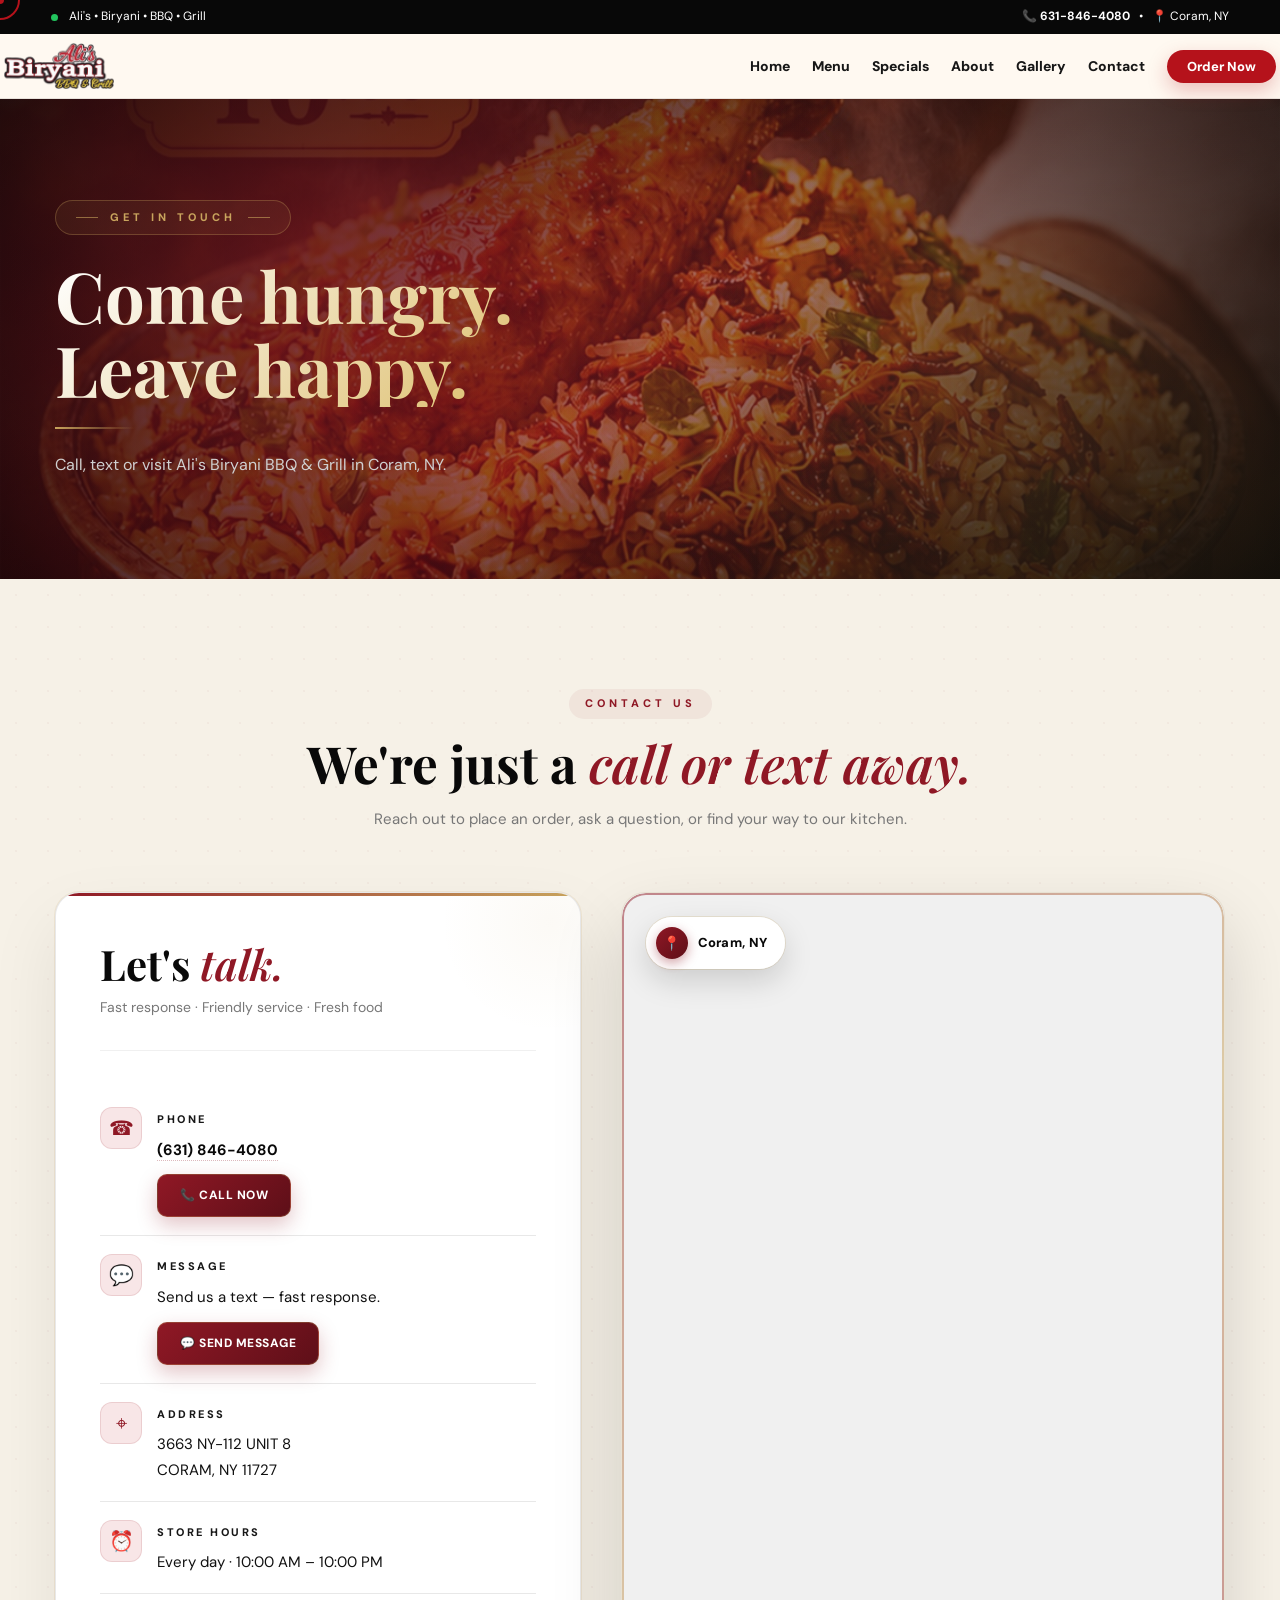
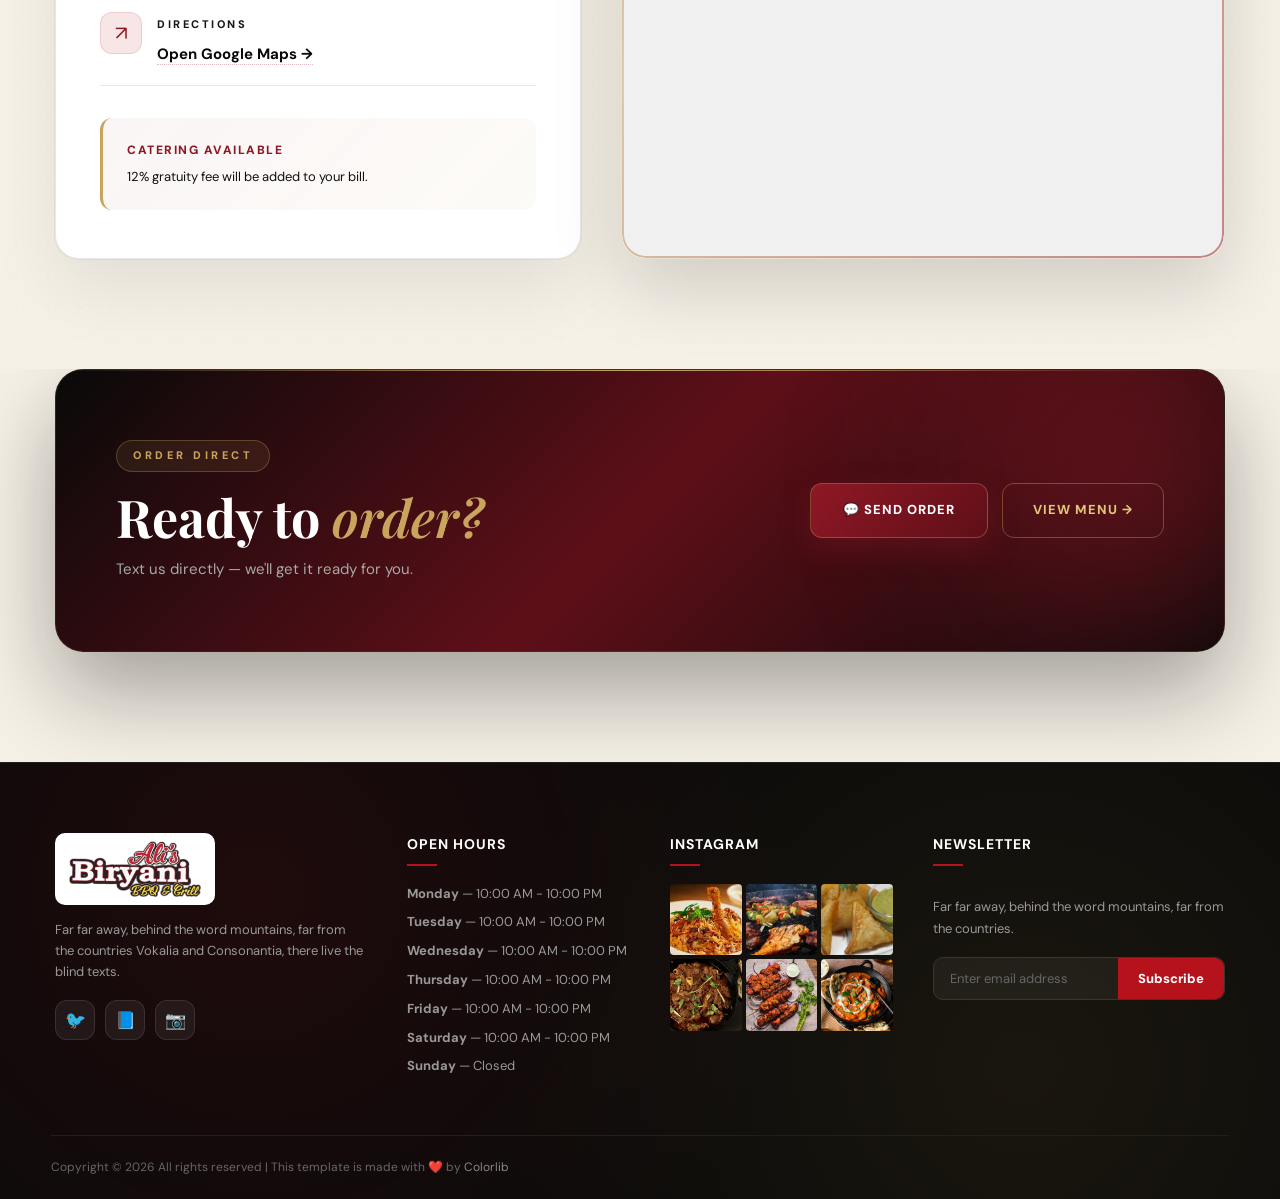
<file: CONTACT.html>
<!DOCTYPE html>
<html lang="en">
<head>
    <meta charset="UTF-8">
    <meta name="viewport" content="width=device-width, initial-scale=1.0">
    <title>Contact | Ali's Biryani BBQ & Grill</title>
    <meta name="description" content="Contact Ali's Biryani BBQ & Grill in Coram, NY. Call, text or visit us today.">
    <link rel="stylesheet" href="style.css">
    <link href="https://fonts.googleapis.com/css2?family=DM+Sans:wght@400;500;600;700;800;900&family=Playfair+Display:wght@500;600;700;800&display=swap" rel="stylesheet">

    <style>

           /* Instagram Grid in Footer */
.footer-instagram-grid {
    display: grid;
    grid-template-columns: repeat(3, 1fr);
    gap: 4px;
    margin-top: 5px;
}

.footer-instagram-grid img {
    width: 100%;
    aspect-ratio: 1;
    object-fit: cover;
    border-radius: 4px;
    transition: transform 0.3s, opacity 0.3s;
    cursor: pointer;
}

.footer-instagram-grid img:hover {
    transform: scale(1.05);
    opacity: 0.8;
}

@media (max-width: 560px) {
    .footer-instagram-grid {
        gap: 3px;
    }
}
        /* =====================================================
           CONTACT PAGE — LUXURY EDITORIAL
        ===================================================== */

        :root {
            --lux-black: #090909;
            --lux-charcoal: #111111;
            --lux-ivory: #F6F1E7;
            --lux-burgundy: #8F1825;
            --lux-wine: #5E0F18;
            --lux-gold: #C8A45D;
            --lux-gold-soft: #E0C47A;
            --lux-muted: #777777;
        }

        /* ---------- HERO ---------- */
        .contact-hero {
            position: relative;
            min-height: 480px;
            display: flex;
            align-items: center;
            overflow: hidden;
            background: var(--lux-black);
        }

        .contact-hero::before {
            content: "";
            position: absolute;
            inset: 0;
            background:
                linear-gradient(135deg, rgba(9,9,9,0.94) 0%, rgba(94,15,24,0.55) 50%, rgba(9,9,9,0.92) 100%),
                url('assets/flayers/chicken biryani.jpeg') center/cover no-repeat;
            z-index: 0;
            animation: contactHeroZoom 22s ease-in-out infinite alternate;
        }

        @keyframes contactHeroZoom {
            0%   { transform: scale(1); }
            100% { transform: scale(1.1); }
        }

        .contact-hero::after {
            content: "";
            position: absolute;
            inset: 0;
            background:
                radial-gradient(circle at 25% 40%, rgba(143, 24, 37, 0.55), transparent 55%),
                radial-gradient(circle at 80% 60%, rgba(200, 164, 93, 0.15), transparent 55%);
            animation: contactGlow 12s ease-in-out infinite alternate;
            z-index: 1;
            pointer-events: none;
        }

        @keyframes contactGlow {
            0%   { opacity: 0.7; }
            100% { opacity: 1; }
        }

        /* Vignette */
        .contact-hero .hero-vignette {
            position: absolute;
            inset: 0;
            background: radial-gradient(ellipse at center, transparent 30%, rgba(0,0,0,0.5) 100%);
            z-index: 1;
            pointer-events: none;
        }

        .contact-hero > .container {
            position: relative;
            z-index: 2;
        }

        .contact-hero .kicker {
            display: inline-flex;
            align-items: center;
            gap: 12px;
            color: var(--lux-gold);
            font-size: 11px;
            font-weight: 800;
            letter-spacing: 4px;
            text-transform: uppercase;
            margin-bottom: 24px;
            padding: 8px 20px;
            background: rgba(200, 164, 93, 0.08);
            border: 1px solid rgba(200, 164, 93, 0.3);
            border-radius: 100px;
            opacity: 0;
            animation: fadeUp 0.8s 0.2s forwards;
        }

        .contact-hero .kicker::before,
        .contact-hero .kicker::after {
            content: "";
            width: 22px;
            height: 1px;
            background: var(--lux-gold);
            opacity: 0.6;
        }

        .contact-hero h1 {
            font-family: "Playfair Display", serif;
            font-size: clamp(42px, 5.5vw, 72px);
            line-height: 1.05;
            font-weight: 700;
            margin-bottom: 20px;
            max-width: 780px;
            background: linear-gradient(135deg, #ffffff 0%, var(--lux-gold-soft) 60%, var(--lux-gold) 100%);
            -webkit-background-clip: text;
            background-clip: text;
            -webkit-text-fill-color: transparent;
            opacity: 0;
            animation: fadeUp 0.8s 0.4s forwards;
        }

        .contact-hero .hero-line {
            width: 80px;
            height: 2px;
            background: linear-gradient(90deg, var(--lux-gold), transparent);
            margin-bottom: 22px;
            opacity: 0;
            animation: fadeUp 0.8s 0.55s forwards;
        }

        .contact-hero p {
            max-width: 560px;
            color: #d0d0d0;
            font-size: 16px;
            line-height: 1.7;
            opacity: 0;
            animation: fadeUp 0.8s 0.7s forwards;
        }

        @keyframes fadeUp {
            from { opacity: 0; transform: translateY(28px); }
            to   { opacity: 1; transform: translateY(0); }
        }

        /* ---------- CONTACT SECTION ---------- */
        .contact-section {
            position: relative;
            padding: 110px 0;
            background: var(--lux-ivory);
            overflow: hidden;
        }

        .contact-section::before {
            content: "";
            position: absolute;
            inset: 0;
            background-image: radial-gradient(circle, rgba(143, 24, 37, 0.04) 1px, transparent 1px);
            background-size: 32px 32px;
            pointer-events: none;
            z-index: 0;
        }

        .contact-section > .container {
            position: relative;
            z-index: 1;
        }

        /* ---------- SECTION HEADING ---------- */
        .contact-heading {
            text-align: center;
            max-width: 680px;
            margin: 0 auto 60px;
        }

        .contact-heading .label {
            display: inline-block;
            color: var(--lux-burgundy);
            font-size: 11px;
            font-weight: 800;
            letter-spacing: 4px;
            text-transform: uppercase;
            margin-bottom: 16px;
            padding: 6px 16px;
            background: rgba(143, 24, 37, 0.06);
            border-radius: 100px;
        }

        .contact-heading h2 {
            font-family: "Playfair Display", serif;
            font-size: clamp(34px, 4vw, 52px);
            line-height: 1.1;
            color: var(--lux-black);
            margin-bottom: 16px;
        }

        .contact-heading h2 em {
            font-style: italic;
            color: var(--lux-burgundy);
            font-weight: 600;
        }

        .contact-heading p {
            color: var(--lux-muted);
            font-size: 15px;
            line-height: 1.7;
        }

        /* ---------- GRID ---------- */
        .contact-grid {
            display: grid;
            grid-template-columns: 1fr 1.15fr;
            gap: 40px;
            align-items: stretch;
        }

        /* ---------- CONTACT CARD (LEFT) ---------- */
        .contact-card {
            position: relative;
            background: #ffffff;
            border-radius: 24px;
            padding: 48px 44px;
            box-shadow:
                0 30px 70px rgba(9, 9, 9, 0.08),
                0 0 0 1px rgba(200, 164, 93, 0.15);
            overflow: hidden;
        }

        .contact-card::before {
            content: "";
            position: absolute;
            top: 0;
            left: 0;
            width: 100%;
            height: 3px;
            background: linear-gradient(90deg, var(--lux-burgundy) 0%, var(--lux-gold) 50%, var(--lux-burgundy) 100%);
            background-size: 200% 100%;
            animation: borderSlide 5s linear infinite;
        }

        @keyframes borderSlide {
            0%   { background-position: 0% 0; }
            100% { background-position: 200% 0; }
        }

        .contact-card::after {
            content: "";
            position: absolute;
            top: -80px;
            right: -80px;
            width: 220px;
            height: 220px;
            background: radial-gradient(circle, rgba(200, 164, 93, 0.06), transparent 70%);
            border-radius: 50%;
            pointer-events: none;
        }

        .contact-card h2 {
            font-family: "Playfair Display", serif;
            font-size: 42px;
            line-height: 1.1;
            color: var(--lux-black);
            margin-bottom: 8px;
            position: relative;
            font-weight: 700;
        }

        .contact-card h2 em {
            font-style: italic;
            color: var(--lux-burgundy);
            font-weight: 600;
        }

        .contact-card .card-sub {
            color: var(--lux-muted);
            font-size: 14px;
            margin-bottom: 38px;
            padding-bottom: 32px;
            border-bottom: 1px solid rgba(0, 0, 0, 0.06);
            position: relative;
        }

        /* ---------- INFO ROWS ---------- */
        .info {
            display: flex;
            gap: 18px;
            padding: 20px 0;
            border-bottom: 1px solid rgba(0, 0, 0, 0.05);
            position: relative;
            transition: all 0.35s cubic-bezier(0.4, 0, 0.2, 1);
        }

        .info:last-of-type {
            border-bottom: none;
        }

        .info:hover {
            transform: translateX(4px);
        }

        .info:hover .icon {
            transform: translateY(-3px);
            border-color: var(--lux-gold);
            box-shadow: 0 10px 25px rgba(143, 24, 37, 0.15);
        }

        .info .icon {
            width: 52px;
            height: 52px;
            background: #FBF8F1;
            border: 1px solid rgba(143, 24, 37, 0.12);
            border-radius: 14px;
            display: grid;
            place-items: center;
            font-size: 20px;
            flex-shrink: 0;
            color: var(--lux-burgundy);
            transition: all 0.35s cubic-bezier(0.4, 0, 0.2, 1);
            position: relative;
        }

        .info .icon::before {
            content: "";
            position: absolute;
            inset: -1px;
            border-radius: inherit;
            background: linear-gradient(135deg, var(--lux-gold), transparent 60%);
            opacity: 0;
            transition: opacity 0.35s ease;
            z-index: -1;
        }

        .info:hover .icon::before {
            opacity: 0.6;
        }

        .info > div:last-child {
            flex: 1;
            padding-top: 4px;
        }

        .info b {
            display: block;
            font-size: 11px;
            font-weight: 800;
            color: var(--lux-gold);
            text-transform: uppercase;
            letter-spacing: 2.5px;
            margin-bottom: 8px;
        }

        .info a:not(.btn),
        .info span {
            color: var(--lux-charcoal);
            font-size: 15px;
            line-height: 1.6;
            transition: color 0.3s ease;
        }

        .info a:not(.btn) {
            font-weight: 700;
            color: var(--lux-black);
            text-decoration: none;
            border-bottom: 1px dotted rgba(143, 24, 37, 0.3);
            transition: all 0.3s ease;
        }

        .info a:not(.btn):hover {
            color: var(--lux-burgundy);
            border-bottom-color: var(--lux-burgundy);
        }

        /* Buttons inside info */
        .info .btn {
            display: inline-flex;
            align-items: center;
            gap: 8px;
            margin-top: 12px;
            padding: 11px 22px;
            font-size: 12px;
            font-weight: 800;
            letter-spacing: 0.5px;
            text-transform: uppercase;
            border-radius: 10px;
            background: linear-gradient(135deg, var(--lux-burgundy) 0%, var(--lux-wine) 100%);
            color: #fff;
            text-decoration: none;
            border: 1px solid rgba(200, 164, 93, 0.3);
            box-shadow: 0 8px 20px rgba(143, 24, 37, 0.25);
            transition: all 0.35s cubic-bezier(0.4, 0, 0.2, 1);
            position: relative;
            overflow: hidden;
        }

        .info .btn::before {
            content: "";
            position: absolute;
            top: 0;
            left: -100%;
            width: 100%;
            height: 100%;
            background: linear-gradient(90deg, transparent, rgba(200, 164, 93, 0.3), transparent);
            transition: left 0.6s ease;
        }

        .info .btn:hover::before {
            left: 100%;
        }

        .info .btn:hover {
            transform: translateY(-2px);
            box-shadow: 0 14px 30px rgba(143, 24, 37, 0.4);
            border-color: var(--lux-gold);
        }

        /* ---------- NOTICE ---------- */
        .notice {
            background: linear-gradient(135deg, rgba(143, 24, 37, 0.04), rgba(200, 164, 93, 0.05));
            border-left: 3px solid var(--lux-gold);
            padding: 22px 24px;
            border-radius: 12px;
            margin-top: 32px;
            color: var(--lux-charcoal);
            font-size: 13px;
            line-height: 1.7;
            position: relative;
        }

        .notice strong {
            color: var(--lux-burgundy);
            font-weight: 800;
            font-size: 12px;
            letter-spacing: 1.5px;
            text-transform: uppercase;
            display: block;
            margin-bottom: 6px;
        }

        /* ---------- MAP WRAPPER ---------- */
        .map-wrapper {
            position: relative;
            width: 100%;
            min-height: 100%;
            border-radius: 24px;
            overflow: hidden;
            box-shadow: 0 30px 70px rgba(9, 9, 9, 0.15);
            border: 1px solid rgba(200, 164, 93, 0.2);
            background: #f0f0f0;
        }

        .map-wrapper::before {
            content: "";
            position: absolute;
            inset: 0;
            border-radius: 24px;
            padding: 2px;
            background: linear-gradient(135deg, var(--lux-burgundy), var(--lux-gold), var(--lux-burgundy));
            -webkit-mask:
                linear-gradient(#fff 0 0) content-box,
                linear-gradient(#fff 0 0);
            -webkit-mask-composite: xor;
            mask-composite: exclude;
            pointer-events: none;
            z-index: 3;
            opacity: 0.5;
        }

        .map-wrapper iframe {
            width: 100%;
            height: 100%;
            min-height: 100%;
            border: 0;
            display: block;
            filter: grayscale(30%) contrast(1.05);
            transition: filter 0.6s ease;
        }

        .map-wrapper:hover iframe {
            filter: grayscale(0%) contrast(1.08);
        }

        /* Map pin */
        .map-pin {
            position: absolute;
            top: 24px;
            left: 24px;
            background: rgba(255, 255, 255, 0.96);
            backdrop-filter: blur(10px);
            -webkit-backdrop-filter: blur(10px);
            padding: 10px 18px 10px 10px;
            border-radius: 100px;
            box-shadow: 0 12px 30px rgba(0, 0, 0, 0.15), 0 0 0 1px rgba(200, 164, 93, 0.2);
            display: flex;
            align-items: center;
            gap: 10px;
            font-size: 13px;
            font-weight: 800;
            color: var(--lux-black);
            z-index: 4;
            letter-spacing: 0.3px;
            animation: pinFloat 4s ease-in-out infinite;
        }

        @keyframes pinFloat {
            0%, 100% { transform: translateY(0); }
            50%      { transform: translateY(-6px); }
        }

        .map-pin-icon {
            width: 32px;
            height: 32px;
            background: linear-gradient(135deg, var(--lux-burgundy), var(--lux-wine));
            border-radius: 50%;
            display: grid;
            place-items: center;
            font-size: 14px;
            color: #fff;
            box-shadow: 0 4px 12px rgba(143, 24, 37, 0.4);
        }

        /* ---------- ORDER CTA SECTION ---------- */
        .order-cta-section {
            position: relative;
            padding: 0 0 110px;
            background: var(--lux-ivory);
            overflow: hidden;
        }

        .order-cta-section > .container {
            position: relative;
            z-index: 1;
        }

        .order-cta-card {
            background: linear-gradient(135deg, var(--lux-black) 0%, var(--lux-wine) 50%, var(--lux-black) 100%);
            border-radius: 28px;
            padding: 70px 60px;
            position: relative;
            overflow: hidden;
            box-shadow: 0 40px 90px rgba(9, 9, 9, 0.35);
            border: 1px solid rgba(200, 164, 93, 0.15);
        }

        .order-cta-card::before {
            content: "";
            position: absolute;
            top: 0;
            left: 0;
            width: 100%;
            height: 1px;
            background: linear-gradient(90deg, transparent, var(--lux-gold), transparent);
        }

        .order-cta-card::after {
            content: "";
            position: absolute;
            top: -150px;
            right: -150px;
            width: 500px;
            height: 500px;
            background: radial-gradient(circle, rgba(143, 24, 37, 0.6), transparent 70%);
            border-radius: 50%;
            filter: blur(60px);
            animation: ctaGlow 15s ease-in-out infinite alternate;
            pointer-events: none;
        }

        @keyframes ctaGlow {
            0%   { transform: translate(0, 0) scale(1); opacity: 0.7; }
            100% { transform: translate(-40px, 40px) scale(1.15); opacity: 1; }
        }

        .order-cta-inner {
            position: relative;
            z-index: 2;
            display: flex;
            flex-wrap: wrap;
            justify-content: space-between;
            align-items: center;
            gap: 40px;
        }

        .order-cta-inner .kicker {
            display: inline-flex;
            align-items: center;
            gap: 10px;
            color: var(--lux-gold);
            font-size: 11px;
            font-weight: 800;
            letter-spacing: 3.5px;
            text-transform: uppercase;
            margin-bottom: 16px;
            padding: 6px 16px;
            background: rgba(200, 164, 93, 0.1);
            border: 1px solid rgba(200, 164, 93, 0.3);
            border-radius: 100px;
        }

        .order-cta-inner h2 {
            font-family: "Playfair Display", serif;
            font-size: clamp(32px, 4.5vw, 52px);
            color: #fff;
            line-height: 1.1;
            margin-bottom: 12px;
            font-weight: 700;
        }

        .order-cta-inner h2 em {
            font-style: italic;
            color: var(--lux-gold);
            font-weight: 600;
        }

        .order-cta-inner p {
            color: #a8a8a8;
            font-size: 15px;
            line-height: 1.6;
            max-width: 480px;
        }

        .order-cta-actions {
            display: flex;
            flex-wrap: wrap;
            gap: 14px;
        }

        /* CTA buttons */
        .btn-cta-primary {
            display: inline-flex;
            align-items: center;
            gap: 10px;
            padding: 16px 32px;
            background: linear-gradient(135deg, var(--lux-burgundy) 0%, var(--lux-wine) 100%);
            color: #fff;
            font-size: 13px;
            font-weight: 800;
            letter-spacing: 1px;
            text-transform: uppercase;
            border: 1px solid rgba(200, 164, 93, 0.35);
            border-radius: 12px;
            text-decoration: none;
            transition: all 0.4s cubic-bezier(0.4, 0, 0.2, 1);
            position: relative;
            overflow: hidden;
            box-shadow: 0 12px 30px rgba(143, 24, 37, 0.35);
        }

        .btn-cta-primary::before {
            content: "";
            position: absolute;
            top: 0;
            left: -100%;
            width: 100%;
            height: 100%;
            background: linear-gradient(90deg, transparent, rgba(200, 164, 93, 0.35), transparent);
            transition: left 0.6s ease;
        }

        .btn-cta-primary:hover::before {
            left: 100%;
        }

        .btn-cta-primary:hover {
            transform: translateY(-3px);
            box-shadow: 0 20px 45px rgba(143, 24, 37, 0.5);
            border-color: var(--lux-gold);
        }

        .btn-cta-secondary {
            display: inline-flex;
            align-items: center;
            gap: 10px;
            padding: 15px 30px;
            background: transparent;
            color: var(--lux-gold-soft);
            font-size: 13px;
            font-weight: 800;
            letter-spacing: 1px;
            text-transform: uppercase;
            border: 1px solid rgba(200, 164, 93, 0.4);
            border-radius: 12px;
            text-decoration: none;
            transition: all 0.35s cubic-bezier(0.4, 0, 0.2, 1);
        }

        .btn-cta-secondary:hover {
            background: rgba(200, 164, 93, 0.08);
            border-color: var(--lux-gold);
            color: #fff;
            transform: translateY(-2px);
        }

        /* ---------- RESPONSIVE ---------- */
        @media (max-width: 1000px) {
            .contact-grid {
                grid-template-columns: 1fr;
                gap: 32px;
            }

            .map-wrapper {
                min-height: 480px;
            }

            .map-wrapper iframe {
                min-height: 480px;
            }
        }

        @media (max-width: 800px) {
            .contact-hero {
                min-height: 400px;
            }

            .contact-section {
                padding: 70px 0;
            }

            .contact-card {
                padding: 36px 28px;
            }

            .contact-card h2 {
                font-size: 34px;
            }

            .order-cta-card {
                padding: 45px 30px;
                text-align: center;
            }

            .order-cta-inner {
                flex-direction: column;
                text-align: center;
            }

            .order-cta-inner p {
                margin: 0 auto;
            }

            .order-cta-actions {
                justify-content: center;
                width: 100%;
            }
        }

        @media (max-width: 560px) {
            .contact-hero {
                min-height: 360px;
            }

            .contact-hero h1 {
                font-size: 34px;
            }

            .contact-hero p {
                font-size: 14px;
            }

            .contact-card {
                padding: 28px 22px;
                border-radius: 20px;
            }

            .contact-card h2 {
                font-size: 28px;
            }

            .info .icon {
                width: 44px;
                height: 44px;
                font-size: 17px;
            }

            .info b {
                font-size: 10px;
                letter-spacing: 2px;
            }

            .info a:not(.btn),
            .info span {
                font-size: 14px;
            }

            .info .btn {
                padding: 10px 18px;
                font-size: 11px;
            }

            .map-wrapper {
                min-height: 380px;
                border-radius: 20px;
            }

            .map-wrapper iframe {
                min-height: 380px;
            }

            .map-pin {
                top: 16px;
                left: 16px;
                font-size: 12px;
                padding: 8px 14px 8px 8px;
            }

            .map-pin-icon {
                width: 28px;
                height: 28px;
                font-size: 12px;
            }

            .order-cta-card {
                padding: 38px 24px;
                border-radius: 22px;
            }

            .btn-cta-primary,
            .btn-cta-secondary {
                width: 100%;
                justify-content: center;
                padding: 15px 24px;
            }
        }

        /* Reduced motion */
        @media (prefers-reduced-motion: reduce) {
            *, *::before, *::after {
                animation-duration: 0.01ms !important;
                animation-iteration-count: 1 !important;
                transition-duration: 0.01ms !important;
            }
        }
    </style>
</head>
<body>

<!-- TOP BAR -->
<div class="top-bar">
    <div class="container top-bar-inner">
        <span class="top-bar-left">
            <span class="pulse-dot"></span>
            Ali's • Biryani • BBQ • Grill
        </span>
        <span class="top-bar-right">
            <a href="tel:+16318464080">📞 631-846-4080</a>
            &nbsp; • &nbsp;
            📍 Coram, NY
        </span>
    </div>
</div>

<!-- NAVBAR -->
<header class="navbar">
    <div class="container nav-inner">
        <a href="index.html">
            <img src="assets/logo/Layer 6.png" alt="Ali's" class="logo">
        </a>
        <button class="mobile-menu-btn" id="mobileMenuBtn" aria-label="Menu">☰</button>
        <nav class="navigation" id="navigation">
            <a href="index.html">Home</a>
            <a href="MENU.html">Menu</a>
            <a href="SPECIALS.html">Specials</a>
            <a href="ABOUT.html">About</a>
            <a href="GALLERY.html">Gallery</a>
            <a href="CONTACT.html">Contact</a>
            <a href="ORDER.html" class="nav-order">Order Now</a>
        </nav>
    </div>
</header>

<!-- ================= HERO ================= -->
<section class="contact-hero">
    <div class="hero-vignette"></div>
    <div class="container">
        <div class="kicker">GET IN TOUCH</div>
        <h1>Come hungry.<br>Leave happy.</h1>
        <div class="hero-line"></div>
        <p>Call, text or visit Ali's Biryani BBQ &amp; Grill in Coram, NY.</p>
    </div>
</section>

<!-- ================= CONTACT SECTION ================= -->
<section class="contact-section">
    <div class="container">

        <div class="contact-heading reveal">
            <span class="label">CONTACT US</span>
            <h2>We're just a <em>call or text away.</em></h2>
            <p>Reach out to place an order, ask a question, or find your way to our kitchen.</p>
        </div>

        <div class="contact-grid">

            <!-- CONTACT CARD -->
            <div class="contact-card reveal">
                <h2>Let's <em>talk.</em></h2>
                <p class="card-sub">Fast response · Friendly service · Fresh food</p>

                <!-- PHONE -->
                <div class="info">
                    <div class="icon">☎</div>
                    <div>
                        <b>Phone</b>
                        <a href="tel:+16318464080">(631) 846-4080</a>
                        <br>
                        <a class="btn" href="tel:+16318464080">📞 Call Now</a>
                    </div>
                </div>

                <!-- SMS -->
                <div class="info">
                    <div class="icon">💬</div>
                    <div>
                        <b>Message</b>
                        <span>Send us a text — fast response.</span>
                        <br>
                        <a class="btn" href="sms:+16318464080?body=Hi%20Ali%27s%21%20I%20have%20a%20question.">💬 Send Message</a>
                    </div>
                </div>

                <!-- ADDRESS -->
                <div class="info">
                    <div class="icon">⌖</div>
                    <div>
                        <b>Address</b>
                        <span>3663 NY-112 UNIT 8<br>CORAM, NY 11727</span>
                    </div>
                </div>

                <!-- HOURS -->
                <div class="info">
                    <div class="icon">⏰</div>
                    <div>
                        <b>Store Hours</b>
                        <span>Every day · 10:00 AM – 10:00 PM</span>
                    </div>
                </div>

                <!-- DIRECTIONS -->
                <div class="info">
                    <div class="icon">↗</div>
                    <div>
                        <b>Directions</b>
                        <a href="https://www.google.com/maps/dir/?api=1&destination=3663%20NY-112%20UNIT%208%2C%20CORAM%2C%20NY%2011727" target="_blank" rel="noopener">Open Google Maps →</a>
                    </div>
                </div>

                <div class="notice">
                    <strong>Catering Available</strong>
                    12% gratuity fee will be added to your bill.
                </div>
            </div>

            <!-- MAP -->
            <div class="map-wrapper reveal reveal-delay-1">
                <div class="map-pin">
                    <div class="map-pin-icon">📍</div>
                    Coram, NY
                </div>
                <iframe title="Ali's Biryani BBQ & Grill Location" loading="lazy"
                        src="https://www.google.com/maps?q=3663+NY-112+UNIT+8,+CORAM,+NY+11727&output=embed"></iframe>
            </div>

        </div>
    </div>
</section>

<!-- ================= ORDER CTA ================= -->
<section class="order-cta-section">
    <div class="container">
        <div class="order-cta-card reveal">
            <div class="order-cta-inner">
                <div>
                    <div class="kicker">ORDER DIRECT</div>
                    <h2>Ready to <em>order?</em></h2>
                    <p>Text us directly — we'll get it ready for you.</p>
                </div>
                <div class="order-cta-actions">
                    <a class="btn-cta-primary" href="sms:+16318464080?body=Hi%20Ali%27s%20Biryani%20BBQ%20%26%20Grill%21%20I%20would%20like%20to%20place%20an%20order.">💬 Send Order</a>
                    <a class="btn-cta-secondary" href="MENU.html">View Menu →</a>
                </div>
            </div>
        </div>
    </div>
</section>

<!-- ================= FOOTER ================= -->
<!-- ================= FOOTER ================= -->
<footer>
    <div class="container footer-grid">
        <div class="footer-brand">
            <img src="assets/logo/Layer 6.png" alt="Ali's Biryani BBQ & Grill">
            <p>Far far away, behind the word mountains, far from the countries Vokalia and Consonantia, there live the blind texts.</p>
            <div class="footer-socials">
                <a href="#" aria-label="Twitter">🐦</a>
                <a href="#" aria-label="Facebook">📘</a>
                <a href="#" aria-label="Instagram">📷</a>
            </div>
        </div>

        <div>
            <h3>Open Hours</h3>
            <p><strong>Monday</strong> — 10:00 AM - 10:00 PM</p>
            <p><strong>Tuesday</strong> — 10:00 AM - 10:00 PM</p>
            <p><strong>Wednesday</strong> — 10:00 AM - 10:00 PM</p>
            <p><strong>Thursday</strong> — 10:00 AM - 10:00 PM</p>
            <p><strong>Friday</strong> — 10:00 AM - 10:00 PM</p>
            <p><strong>Saturday</strong> — 10:00 AM - 10:00 PM</p>
            <p><strong>Sunday</strong> — Closed</p>
        </div>

        <div>
            <h3>Instagram</h3>
            <div class="footer-instagram-grid">
                <img src="assets/menu/chicken-biryani.jpeg" alt="Biryani">
                <img src="assets/menu/bbq-5pcs.jpeg" alt="BBQ">
                <img src="assets/menu/chicken-samosa.jpeg" alt="Samosa">
                <img src="assets/menu/goat-karahi.jpeg" alt="Karahi">
                <img src="assets/menu/chicken-tikka.jpeg" alt="Tikka">
                <img src="assets/menu/butter-chicken.jpeg" alt="Butter Chicken">
            </div>
        </div>

        <div class="footer-newsletter">
            <h3>Newsletter</h3>
            <p>Far far away, behind the word mountains, far from the countries.</p>
            <div class="newsletter-input">
                <input type="email" placeholder="Enter email address" aria-label="Email address">
                <button type="button">Subscribe</button>
            </div>
        </div>
    </div>

    <div class="container footer-bottom">
        <span>Copyright © <span class="current-year"></span> All rights reserved | This template is made with ❤️ by <a href="#">Colorlib</a></span>
    </div>
</footer>


<script src="script.js"></script>
</body>
</html>
</file>
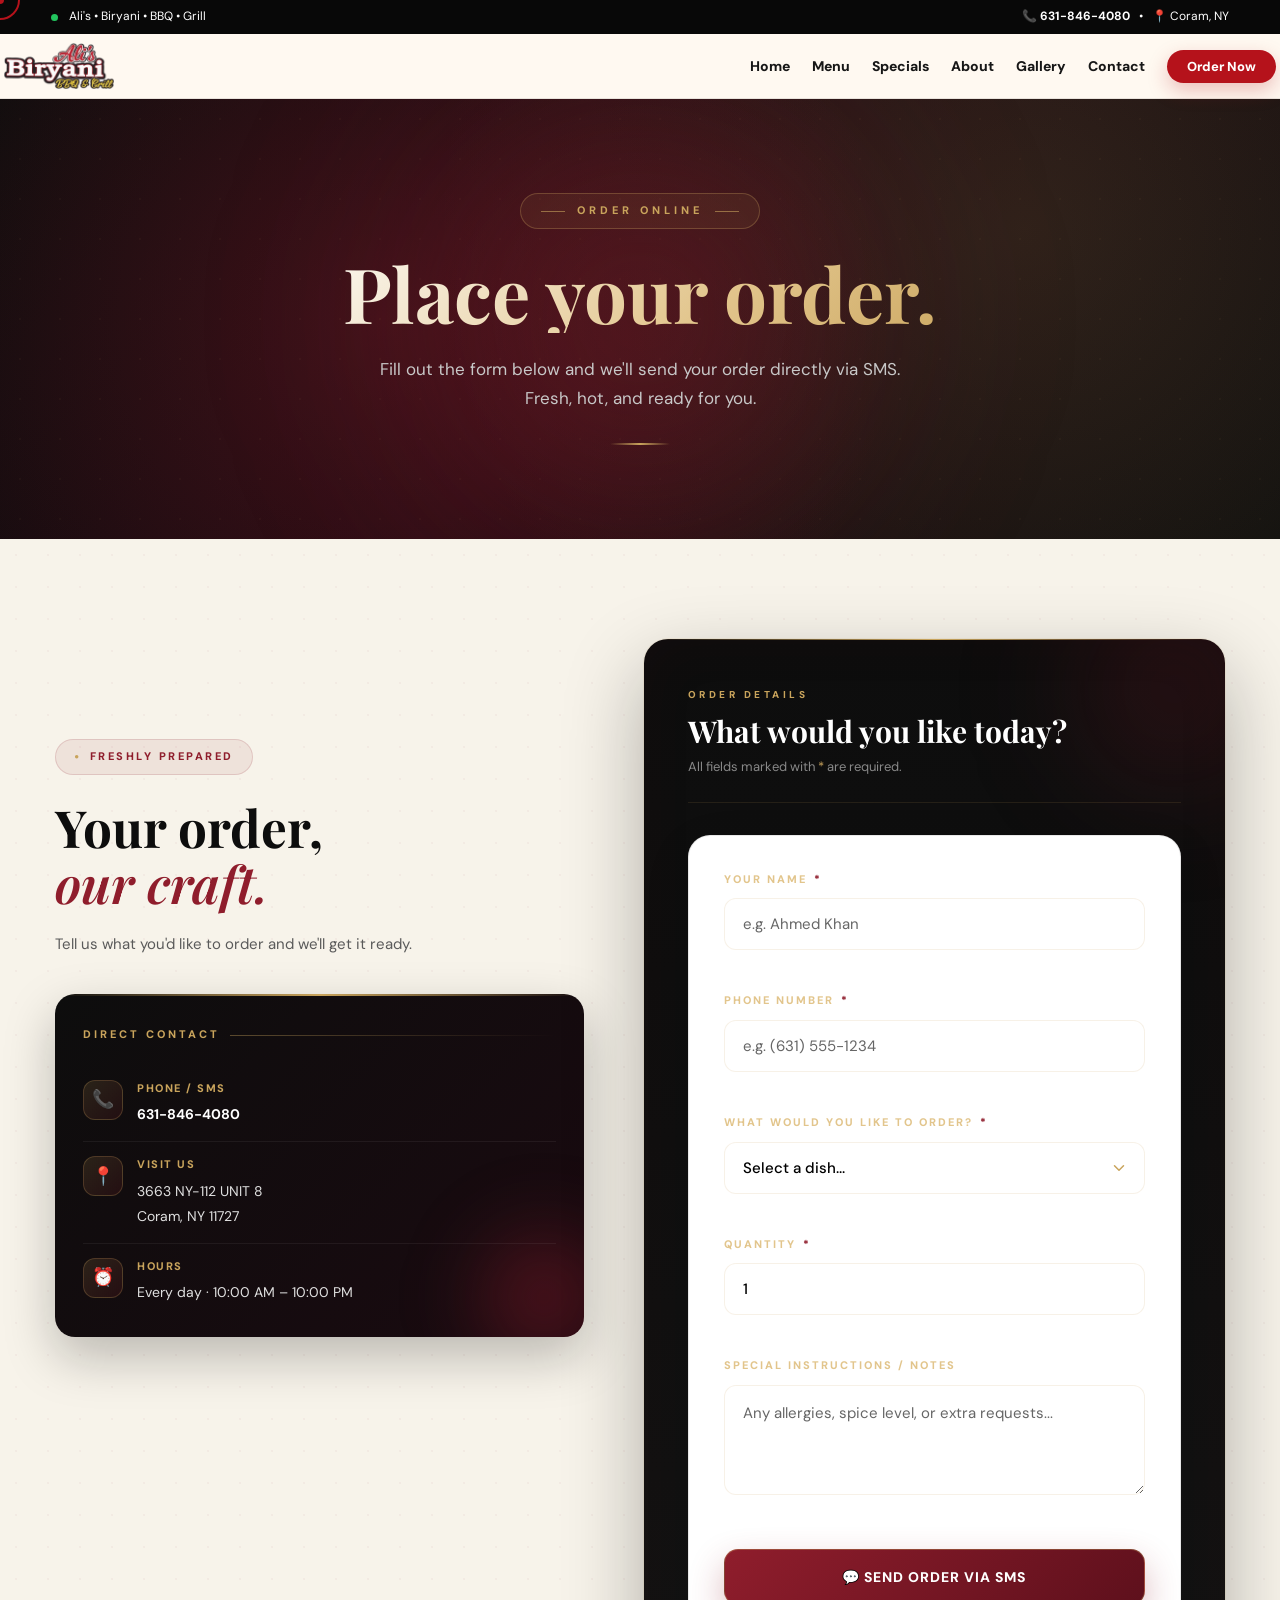
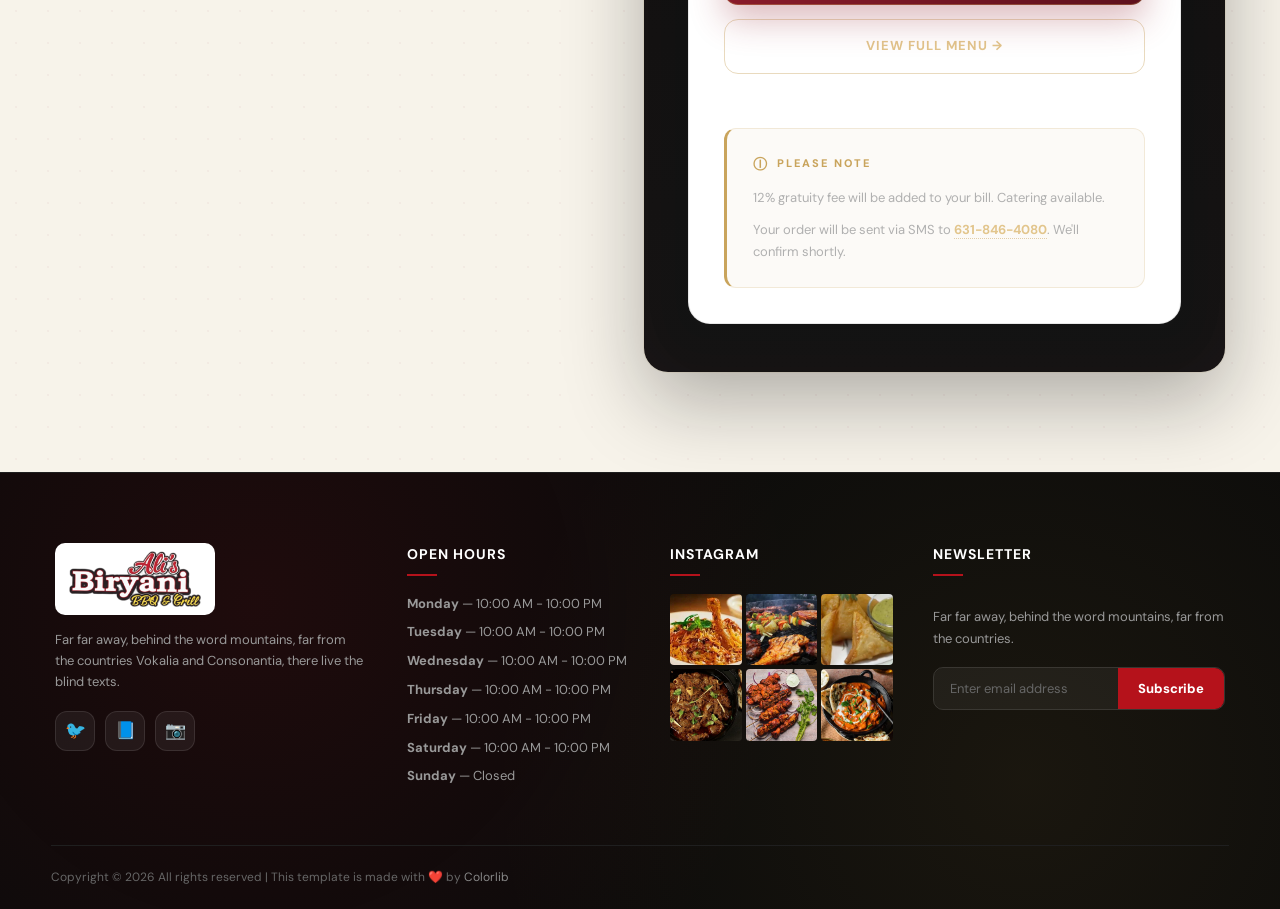
<file: ORDER.html>
<!DOCTYPE html>
<html lang="en">
<head>
    <meta charset="UTF-8">
    <meta name="viewport" content="width=device-width, initial-scale=1.0">
    <title>Order | Ali's Biryani BBQ & Grill</title>
    <meta name="description" content="Place your order at Ali's Biryani BBQ & Grill in Coram, NY. Send your order directly via SMS.">
    <link rel="stylesheet" href="style.css">
    <link href="https://fonts.googleapis.com/css2?family=DM+Sans:wght@400;500;600;700;800;900&family=Playfair+Display:wght@500;600;700;800&display=swap" rel="stylesheet">

    <style>

           /* Instagram Grid in Footer */
.footer-instagram-grid {
    display: grid;
    grid-template-columns: repeat(3, 1fr);
    gap: 4px;
    margin-top: 5px;
}

.footer-instagram-grid img {
    width: 100%;
    aspect-ratio: 1;
    object-fit: cover;
    border-radius: 4px;
    transition: transform 0.3s, opacity 0.3s;
    cursor: pointer;
}

.footer-instagram-grid img:hover {
    transform: scale(1.05);
    opacity: 0.8;
}

@media (max-width: 560px) {
    .footer-instagram-grid {
        gap: 3px;
    }
}
        /* =====================================================
           ORDER PAGE — LUXURY RESTAURANT AESTHETIC
        ===================================================== */

        :root {
            --lux-black: #0D0D0D;
            --lux-black-soft: #151515;
            --lux-ivory: #F7F3EA;
            --lux-burgundy: #8F1D2C;
            --lux-wine: #5E101C;
            --lux-gold: #C9A45C;
            --lux-gold-light: #E2C58C;
            --lux-gold-dark: #A68844;
        }

        /* ---------- HERO ---------- */
        .order-hero {
            position: relative;
            min-height: 440px;
            display: flex;
            align-items: center;
            overflow: hidden;
            background:
                radial-gradient(circle at 30% 50%, rgba(143, 29, 44, 0.35), transparent 55%),
                radial-gradient(circle at 80% 30%, rgba(201, 164, 92, 0.15), transparent 55%),
                linear-gradient(135deg, #0D0D0D 0%, #1a0a10 50%, #0D0D0D 100%);
            color: #fff;
        }

        .order-hero::before {
            content: "";
            position: absolute;
            inset: 0;
            background-image:
                radial-gradient(circle, rgba(201, 164, 92, 0.06) 1px, transparent 1px);
            background-size: 40px 40px;
            opacity: 0.7;
            z-index: 0;
            pointer-events: none;
        }

        .order-hero::after {
            content: "";
            position: absolute;
            top: 50%;
            left: 50%;
            transform: translate(-50%, -50%);
            width: 700px;
            height: 700px;
            background: radial-gradient(circle, rgba(143, 29, 44, 0.4), transparent 65%);
            border-radius: 50%;
            filter: blur(80px);
            animation: heroGlow 12s ease-in-out infinite alternate;
            z-index: 0;
            pointer-events: none;
        }

        @keyframes heroGlow {
            0%   { opacity: 0.5; transform: translate(-50%, -50%) scale(1); }
            100% { opacity: 1; transform: translate(-50%, -50%) scale(1.15); }
        }

        .order-hero > .container {
            position: relative;
            z-index: 2;
            text-align: center;
            max-width: 780px;
        }

        .order-hero .kicker {
            display: inline-flex;
            align-items: center;
            gap: 12px;
            color: var(--lux-gold);
            font-size: 11px;
            font-weight: 800;
            letter-spacing: 4px;
            text-transform: uppercase;
            margin-bottom: 24px;
            padding: 8px 20px;
            background: rgba(201, 164, 92, 0.08);
            border: 1px solid rgba(201, 164, 92, 0.3);
            border-radius: 100px;
            opacity: 0;
            animation: fadeUp 0.8s 0.2s forwards;
        }

        .order-hero .kicker::before,
        .order-hero .kicker::after {
            content: "";
            width: 24px;
            height: 1px;
            background: var(--lux-gold);
            opacity: 0.6;
        }

        .order-hero h1 {
            font-family: "Playfair Display", serif;
            font-size: clamp(44px, 6vw, 76px);
            line-height: 1.05;
            font-weight: 700;
            margin-bottom: 22px;
            background: linear-gradient(135deg, #ffffff 0%, var(--lux-gold-light) 60%, var(--lux-gold) 100%);
            -webkit-background-clip: text;
            background-clip: text;
            -webkit-text-fill-color: transparent;
            opacity: 0;
            animation: fadeUp 0.8s 0.4s forwards;
        }

        .order-hero p {
            color: #c8c8c8;
            font-size: 17px;
            line-height: 1.7;
            max-width: 560px;
            margin: 0 auto;
            opacity: 0;
            animation: fadeUp 0.8s 0.6s forwards;
        }

        .order-hero .hero-divider {
            width: 60px;
            height: 2px;
            background: linear-gradient(90deg, transparent, var(--lux-gold), transparent);
            margin: 30px auto 0;
            opacity: 0;
            animation: fadeUp 0.8s 0.8s forwards;
        }

        @keyframes fadeUp {
            from { opacity: 0; transform: translateY(28px); }
            to   { opacity: 1; transform: translateY(0); }
        }

        /* ---------- ORDER SECTION ---------- */
        .order-section {
            position: relative;
            padding: 100px 0;
            background: var(--lux-ivory);
            overflow: hidden;
        }

        .order-section::before {
            content: "";
            position: absolute;
            inset: 0;
            background-image: radial-gradient(circle, rgba(143, 29, 44, 0.04) 1px, transparent 1px);
            background-size: 32px 32px;
            z-index: 0;
            pointer-events: none;
        }

        .order-section > .container {
            position: relative;
            z-index: 1;
        }

        /* ---------- TWO COLUMN LAYOUT ---------- */
        .order-layout {
            display: grid;
            grid-template-columns: 1fr 1.1fr;
            gap: 60px;
            align-items: start;
        }

        /* ---------- LEFT SIDE (INTRO) ---------- */
        .order-intro {
            position: sticky;
            top: 100px;
        }

        .order-badge {
            display: inline-flex;
            align-items: center;
            gap: 8px;
            padding: 8px 18px;
            background: rgba(143, 29, 44, 0.08);
            border: 1px solid rgba(143, 29, 44, 0.15);
            border-radius: 100px;
            color: var(--lux-burgundy);
            font-size: 11px;
            font-weight: 800;
            letter-spacing: 2.5px;
            text-transform: uppercase;
            margin-bottom: 24px;
        }

        .order-badge::before {
            content: "●";
            color: var(--lux-gold);
            font-size: 8px;
        }

        .order-intro h2 {
            font-family: "Playfair Display", serif;
            font-size: clamp(34px, 4vw, 52px);
            line-height: 1.1;
            font-weight: 700;
            color: var(--lux-black);
            margin-bottom: 20px;
        }

        .order-intro h2 em {
            font-style: italic;
            color: var(--lux-burgundy);
            font-weight: 600;
        }

        .order-intro > p {
            color: #5a5a5a;
            font-size: 15px;
            line-height: 1.8;
            margin-bottom: 36px;
            max-width: 480px;
        }

        /* Info card */
        .info-card {
            background: linear-gradient(135deg, #0D0D0D 0%, #1a0a10 100%);
            border-radius: 20px;
            padding: 32px 28px;
            color: #fff;
            position: relative;
            overflow: hidden;
            box-shadow: 0 20px 50px rgba(13, 13, 13, 0.25);
        }

        .info-card::before {
            content: "";
            position: absolute;
            top: 0;
            left: 0;
            width: 100%;
            height: 2px;
            background: linear-gradient(90deg, transparent, var(--lux-gold), transparent);
        }

        .info-card::after {
            content: "";
            position: absolute;
            bottom: -60px;
            right: -60px;
            width: 200px;
            height: 200px;
            background: radial-gradient(circle, rgba(143, 29, 44, 0.5), transparent 70%);
            border-radius: 50%;
            filter: blur(30px);
            pointer-events: none;
        }

        .info-card-title {
            color: var(--lux-gold);
            font-size: 11px;
            font-weight: 800;
            letter-spacing: 3px;
            text-transform: uppercase;
            margin-bottom: 22px;
            display: flex;
            align-items: center;
            gap: 10px;
        }

        .info-card-title::after {
            content: "";
            flex: 1;
            height: 1px;
            background: linear-gradient(90deg, rgba(201, 164, 92, 0.4), transparent);
        }

        .info-item {
            display: flex;
            align-items: flex-start;
            gap: 14px;
            padding: 14px 0;
            border-bottom: 1px solid rgba(255, 255, 255, 0.06);
            position: relative;
            z-index: 1;
        }

        .info-item:last-child {
            border-bottom: none;
            padding-bottom: 0;
        }

        .info-item:first-of-type {
            padding-top: 0;
        }

        .info-icon {
            width: 40px;
            height: 40px;
            flex-shrink: 0;
            background: linear-gradient(135deg, rgba(201, 164, 92, 0.15), rgba(143, 29, 44, 0.15));
            border: 1px solid rgba(201, 164, 92, 0.25);
            border-radius: 12px;
            display: grid;
            place-items: center;
            font-size: 18px;
        }

        .info-text b {
            display: block;
            font-size: 11px;
            font-weight: 800;
            letter-spacing: 1.5px;
            text-transform: uppercase;
            color: var(--lux-gold);
            margin-bottom: 4px;
        }

        .info-text a,
        .info-text span {
            color: #e0e0e0;
            font-size: 14px;
            line-height: 1.5;
            transition: color 0.3s;
        }

        .info-text a {
            color: #fff;
            font-weight: 700;
            text-decoration: none;
        }

        .info-text a:hover {
            color: var(--lux-gold-light);
        }

        /* ---------- RIGHT SIDE (FORM) ---------- */
        .form-card {
            background: linear-gradient(180deg, #0D0D0D 0%, #151515 100%);
            border-radius: 24px;
            padding: 48px 44px;
            position: relative;
            overflow: hidden;
            box-shadow:
                0 30px 80px rgba(13, 13, 13, 0.3),
                0 0 0 1px rgba(201, 164, 92, 0.1),
                inset 0 0 60px rgba(143, 29, 44, 0.05);
        }

        .form-card::before {
            content: "";
            position: absolute;
            top: 0;
            left: 0;
            width: 100%;
            height: 1px;
            background: linear-gradient(90deg, transparent, var(--lux-gold), transparent);
        }

        .form-card::after {
            content: "";
            position: absolute;
            top: -100px;
            right: -100px;
            width: 300px;
            height: 300px;
            background: radial-gradient(circle, rgba(143, 29, 44, 0.25), transparent 70%);
            border-radius: 50%;
            filter: blur(50px);
            pointer-events: none;
        }

        .form-header {
            position: relative;
            z-index: 1;
            margin-bottom: 32px;
            padding-bottom: 24px;
            border-bottom: 1px solid rgba(201, 164, 92, 0.12);
        }

        .form-header .kicker {
            display: block;
            color: var(--lux-gold);
            font-size: 10px;
            font-weight: 800;
            letter-spacing: 3.5px;
            text-transform: uppercase;
            margin-bottom: 10px;
        }

        .form-header h3 {
            font-family: "Playfair Display", serif;
            font-size: 30px;
            color: #fff;
            font-weight: 700;
            line-height: 1.2;
            margin-bottom: 8px;
        }

        .form-header p {
            color: #888;
            font-size: 13px;
            line-height: 1.6;
        }

        /* Form fields */
        .order-form {
            position: relative;
            z-index: 1;
            display: flex;
            flex-direction: column;
            gap: 22px;
        }

        .form-group {
            display: flex;
            flex-direction: column;
        }

        .form-group label {
            display: block;
            color: var(--lux-gold-light);
            font-size: 11px;
            font-weight: 800;
            letter-spacing: 2px;
            text-transform: uppercase;
            margin-bottom: 10px;
        }

        .form-group label .required {
            color: var(--lux-burgundy);
            font-weight: 900;
            margin-left: 2px;
        }

        .form-group input,
        .form-group select,
        .form-group textarea {
            width: 100%;
            padding: 15px 18px;
            background: rgba(255, 255, 255, 0.03);
            border: 1px solid rgba(201, 164, 92, 0.15);
            border-radius: 12px;
            color: #000000;
            font-family: "DM Sans", sans-serif;
            font-size: 15px;
            font-weight: 500;
            outline: none;
            transition: all 0.3s cubic-bezier(0.4, 0, 0.2, 1);
            -webkit-appearance: none;
            appearance: none;
        }

        .form-group input::placeholder,
        .form-group textarea::placeholder {
            color: #666;
            font-weight: 400;
        }

        .form-group input:hover,
        .form-group select:hover,
        .form-group textarea:hover {
            border-color: rgba(201, 164, 92, 0.3);
            background: rgba(255, 255, 255, 0.05);
        }

        .form-group input:focus,
        .form-group select:focus,
        .form-group textarea:focus {
            border-color: var(--lux-gold);
            background: rgba(201, 164, 92, 0.05);
            box-shadow: 0 0 0 4px rgba(201, 164, 92, 0.1);
        }

        /* Select custom arrow */
        .form-group select {
            background-image: url("data:image/svg+xml;charset=UTF-8,%3csvg xmlns='http://www.w3.org/2000/svg' viewBox='0 0 24 24' fill='none' stroke='%23C9A45C' stroke-width='2' stroke-linecap='round' stroke-linejoin='round'%3e%3cpolyline points='6 9 12 15 18 9'/%3e%3c/svg%3e");
            background-repeat: no-repeat;
            background-position: right 16px center;
            background-size: 18px;
            padding-right: 48px;
            cursor: pointer;
        }

        .form-group select option {
            background: #0D0D0D;
            color: #fff;
            padding: 12px;
        }

        .form-group textarea {
            min-height: 110px;
            resize: vertical;
            line-height: 1.6;
            font-family: "DM Sans", sans-serif;
        }

        /* ---------- CTA BUTTONS ---------- */
        .form-actions {
            display: flex;
            flex-direction: column;
            gap: 14px;
            margin-top: 12px;
        }

        .btn-order {
            display: inline-flex;
            align-items: center;
            justify-content: center;
            gap: 12px;
            padding: 18px 32px;
            background: linear-gradient(135deg, var(--lux-burgundy) 0%, var(--lux-wine) 100%);
            color: #fff;
            font-family: "DM Sans", sans-serif;
            font-size: 14px;
            font-weight: 800;
            letter-spacing: 1px;
            text-transform: uppercase;
            border: 1px solid rgba(201, 164, 92, 0.35);
            border-radius: 14px;
            cursor: pointer;
            text-decoration: none;
            transition: all 0.4s cubic-bezier(0.4, 0, 0.2, 1);
            position: relative;
            overflow: hidden;
            box-shadow: 0 15px 35px rgba(143, 29, 44, 0.3);
        }

        .btn-order::before {
            content: "";
            position: absolute;
            top: 0;
            left: -100%;
            width: 100%;
            height: 100%;
            background: linear-gradient(90deg, transparent, rgba(201, 164, 92, 0.3), transparent);
            transition: left 0.6s ease;
        }

        .btn-order:hover::before {
            left: 100%;
        }

        .btn-order:hover {
            transform: translateY(-3px);
            box-shadow:
                0 25px 55px rgba(143, 29, 44, 0.5),
                0 0 0 1px rgba(201, 164, 92, 0.5);
            border-color: var(--lux-gold);
        }

        .btn-order:active {
            transform: translateY(-1px);
        }

        .btn-order:disabled {
            opacity: 0.7;
            cursor: not-allowed;
            transform: none;
        }

        .btn-menu {
            display: inline-flex;
            align-items: center;
            justify-content: center;
            gap: 10px;
            padding: 16px 32px;
            background: transparent;
            color: var(--lux-gold-light);
            font-family: "DM Sans", sans-serif;
            font-size: 13px;
            font-weight: 700;
            letter-spacing: 1px;
            text-transform: uppercase;
            border: 1px solid rgba(201, 164, 92, 0.4);
            border-radius: 14px;
            cursor: pointer;
            text-decoration: none;
            transition: all 0.35s cubic-bezier(0.4, 0, 0.2, 1);
        }

        .btn-menu:hover {
            background: rgba(201, 164, 92, 0.08);
            border-color: var(--lux-gold);
            color: #fff;
            transform: translateY(-2px);
        }

        /* ---------- NOTICE ---------- */
        .order-notice {
            margin-top: 32px;
            padding: 24px 26px;
            background: rgba(201, 164, 92, 0.05);
            border: 1px solid rgba(201, 164, 92, 0.2);
            border-left: 3px solid var(--lux-gold);
            border-radius: 12px;
            position: relative;
            z-index: 1;
        }

        .order-notice-title {
            display: flex;
            align-items: center;
            gap: 8px;
            color: var(--lux-gold);
            font-size: 11px;
            font-weight: 800;
            letter-spacing: 2px;
            text-transform: uppercase;
            margin-bottom: 12px;
        }

        .order-notice-title::before {
            content: "ⓘ";
            font-size: 14px;
        }

        .order-notice p {
            color: #b0b0b0;
            font-size: 13px;
            line-height: 1.7;
            margin-bottom: 10px;
        }

        .order-notice p:last-child {
            margin-bottom: 0;
        }

        .order-notice a {
            color: var(--lux-gold-light);
            font-weight: 700;
            text-decoration: none;
            border-bottom: 1px dotted rgba(201, 164, 92, 0.5);
            transition: color 0.3s;
        }

        .order-notice a:hover {
            color: #fff;
            border-bottom-color: var(--lux-gold);
        }

        /* ---------- RESPONSIVE ---------- */
        @media (max-width: 1000px) {
            .order-layout {
                grid-template-columns: 1fr;
                gap: 50px;
            }

            .order-intro {
                position: relative;
                top: auto;
            }
        }

        @media (max-width: 800px) {
            .order-hero {
                min-height: 380px;
            }

            .order-hero h1 {
                font-size: 42px;
            }

            .order-section {
                padding: 70px 0;
            }

            .form-card {
                padding: 32px 24px;
            }

            .form-header h3 {
                font-size: 24px;
            }
        }

        @media (max-width: 560px) {
            .order-hero h1 {
                font-size: 34px;
            }

            .order-hero p {
                font-size: 15px;
            }

            .order-intro h2 {
                font-size: 28px;
            }

            .form-card {
                padding: 26px 20px;
                border-radius: 18px;
            }

            .form-header h3 {
                font-size: 22px;
            }

            .btn-order,
            .btn-menu {
                width: 100%;
                padding: 16px 24px;
                font-size: 12px;
            }

            .info-card {
                padding: 24px 20px;
            }
        }

        /* ---------- REVEAL ANIMATIONS ---------- */
        .reveal-left {
            opacity: 0;
            transform: translateX(-30px);
            transition: opacity 0.8s ease, transform 0.8s ease;
        }

        .reveal-left.visible {
            opacity: 1;
            transform: translateX(0);
        }

        .reveal-right {
            opacity: 0;
            transform: translateX(30px);
            transition: opacity 0.8s ease, transform 0.8s ease;
        }

        .reveal-right.visible {
            opacity: 1;
            transform: translateX(0);
        }

        /* ---------- SUBMIT OVERLAY ---------- */
        .submit-overlay {
            position: fixed;
            inset: 0;
            background: rgba(13, 13, 13, 0.92);
            backdrop-filter: blur(10px);
            -webkit-backdrop-filter: blur(10px);
            z-index: 999999;
            display: none;
            align-items: center;
            justify-content: center;
            flex-direction: column;
            gap: 24px;
            opacity: 0;
            transition: opacity 0.3s ease;
        }

        .submit-overlay.active {
            display: flex;
            opacity: 1;
        }

        .submit-spinner {
            width: 60px;
            height: 60px;
            border: 3px solid rgba(201, 164, 92, 0.2);
            border-top-color: var(--lux-gold);
            border-radius: 50%;
            animation: spin 1s linear infinite;
        }

        @keyframes spin {
            to { transform: rotate(360deg); }
        }

        .submit-overlay p {
            color: var(--lux-gold);
            font-family: "Playfair Display", serif;
            font-size: 18px;
            font-weight: 600;
            letter-spacing: 1px;
        }
    </style>
</head>
<body>

<!-- TOP BAR -->
<div class="top-bar">
    <div class="container top-bar-inner">
        <span class="top-bar-left">
            <span class="pulse-dot"></span>
            Ali's • Biryani • BBQ • Grill
        </span>
        <span class="top-bar-right">
            <a href="tel:+16318464080">📞 631-846-4080</a>
            &nbsp; • &nbsp;
            📍 Coram, NY
        </span>
    </div>
</div>

<!-- NAVBAR -->
<header class="navbar">
    <div class="container nav-inner">
        <a href="index.html">
            <img src="assets/logo/Layer 6.png" alt="Ali's" class="logo">
        </a>
        <button class="mobile-menu-btn" id="mobileMenuBtn" aria-label="Menu">☰</button>
        <nav class="navigation" id="navigation">
            <a href="index.html">Home</a>
            <a href="MENU.html">Menu</a>
            <a href="SPECIALS.html">Specials</a>
            <a href="ABOUT.html">About</a>
            <a href="GALLERY.html">Gallery</a>
            <a href="CONTACT.html">Contact</a>
            <a href="ORDER.html" class="nav-order">Order Now</a>
        </nav>
    </div>
</header>

<!-- ================= HERO ================= -->
<section class="order-hero">
    <div class="container">
        <div class="kicker">ORDER ONLINE</div>
        <h1>Place your order.</h1>
        <p>Fill out the form below and we'll send your order directly via SMS. Fresh, hot, and ready for you.</p>
        <div class="hero-divider"></div>
    </div>
</section>

<!-- ================= ORDER SECTION ================= -->
<section class="order-section">
    <div class="container">
        <div class="order-layout">

            <!-- LEFT: INTRO -->
            <div class="order-intro reveal-left">
                <div class="order-badge">FRESHLY PREPARED</div>

                <h2>Your order,<br><em>our craft.</em></h2>

                <p>
                    Tell us what you'd like to order and we'll get it ready.
                </p>

                <div class="info-card">
                    <div class="info-card-title">Direct Contact</div>

                    <div class="info-item">
                        <div class="info-icon">📞</div>
                        <div class="info-text">
                            <b>Phone / SMS</b>
                            <a href="tel:+16318464080">631-846-4080</a>
                        </div>
                    </div>

                    <div class="info-item">
                        <div class="info-icon">📍</div>
                        <div class="info-text">
                            <b>Visit Us</b>
                            <span>3663 NY-112 UNIT 8<br>Coram, NY 11727</span>
                        </div>
                    </div>

                    <div class="info-item">
                        <div class="info-icon">⏰</div>
                        <div class="info-text">
                            <b>Hours</b>
                            <span>Every day · 10:00 AM – 10:00 PM</span>
                        </div>
                    </div>
                </div>
            </div>

            <!-- RIGHT: FORM -->
            <div class="form-card reveal-right">

                <div class="form-header">
                    <span class="kicker">ORDER DETAILS</span>
                    <h3>What would you like today?</h3>
                    <p>All fields marked with <span style="color:#C9A45C">*</span> are required.</p>
                </div>

                <form class="order-form" id="orderForm" onsubmit="handleOrder(event)">

                    <div class="form-group">
                        <label for="name">Your Name <span class="required">*</span></label>
                        <input type="text" id="name" name="name" required placeholder="e.g. Ahmed Khan" autocomplete="name">
                    </div>

                    <div class="form-group">
                        <label for="phone">Phone Number <span class="required">*</span></label>
                        <input type="tel" id="phone" name="phone" required placeholder="e.g. (631) 555-1234" autocomplete="tel">
                    </div>

                    <div class="form-group">
                        <label for="dish">What would you like to order? <span class="required">*</span></label>
                        <select id="dish" name="dish" required>
                            <option value="">Select a dish...</option>
                            <option>Chicken Biryani — $10.00</option>
                            <option>BBQ 5 Pcs — $10.00</option>
                            <option>Chicken Samosa — $3.00</option>
                            <option>Chicken Karahi — $25/lb</option>
                            <option>Goat Karahi — $35/lb</option>
                            <option>Chicken Tikka — $10.00</option>
                            <option>Mix BBQ Platter — $25.00</option>
                            <option>Other (mention in notes)</option>
                        </select>
                    </div>

                    <div class="form-group">
                        <label for="quantity">Quantity <span class="required">*</span></label>
                        <input type="number" id="quantity" name="quantity" min="1" max="50" value="1" required>
                    </div>

                    <div class="form-group">
                        <label for="notes">Special Instructions / Notes</label>
                        <textarea id="notes" name="notes" placeholder="Any allergies, spice level, or extra requests..."></textarea>
                    </div>

                    <div class="form-actions">
                        <button type="submit" class="btn-order" id="submitBtn">
                            <span>💬 Send Order via SMS</span>
                        </button>
                        <a href="MENU.html" class="btn-menu">View Full Menu →</a>
                    </div>

                    <div class="order-notice">
                        <div class="order-notice-title">Please Note</div>
                        <p>12% gratuity fee will be added to your bill. Catering available.</p>
                        <p>Your order will be sent via SMS to <a href="tel:+16318464080"><b>631-846-4080</b></a>. We'll confirm shortly.</p>
                    </div>

                </form>
            </div>

        </div>
    </div>
</section>

<!-- ================= SUBMIT OVERLAY ================= -->
<div class="submit-overlay" id="submitOverlay">
    <div class="submit-spinner"></div>
    <p>Opening SMS...</p>
</div>

<!-- ================= FOOTER ================= -->
<!-- ================= FOOTER ================= -->
<footer>
    <div class="container footer-grid">
        <div class="footer-brand">
            <img src="assets/logo/Layer 6.png" alt="Ali's Biryani BBQ & Grill">
            <p>Far far away, behind the word mountains, far from the countries Vokalia and Consonantia, there live the blind texts.</p>
            <div class="footer-socials">
                <a href="#" aria-label="Twitter">🐦</a>
                <a href="#" aria-label="Facebook">📘</a>
                <a href="#" aria-label="Instagram">📷</a>
            </div>
        </div>

        <div>
            <h3>Open Hours</h3>
            <p><strong>Monday</strong> — 10:00 AM - 10:00 PM</p>
            <p><strong>Tuesday</strong> — 10:00 AM - 10:00 PM</p>
            <p><strong>Wednesday</strong> — 10:00 AM - 10:00 PM</p>
            <p><strong>Thursday</strong> — 10:00 AM - 10:00 PM</p>
            <p><strong>Friday</strong> — 10:00 AM - 10:00 PM</p>
            <p><strong>Saturday</strong> — 10:00 AM - 10:00 PM</p>
            <p><strong>Sunday</strong> — Closed</p>
        </div>

        <div>
            <h3>Instagram</h3>
            <div class="footer-instagram-grid">
                <img src="assets/menu/chicken-biryani.jpeg" alt="Biryani">
                <img src="assets/menu/bbq-5pcs.jpeg" alt="BBQ">
                <img src="assets/menu/chicken-samosa.jpeg" alt="Samosa">
                <img src="assets/menu/goat-karahi.jpeg" alt="Karahi">
                <img src="assets/menu/chicken-tikka.jpeg" alt="Tikka">
                <img src="assets/menu/butter-chicken.jpeg" alt="Butter Chicken">
            </div>
        </div>

        <div class="footer-newsletter">
            <h3>Newsletter</h3>
            <p>Far far away, behind the word mountains, far from the countries.</p>
            <div class="newsletter-input">
                <input type="email" placeholder="Enter email address" aria-label="Email address">
                <button type="button">Subscribe</button>
            </div>
        </div>
    </div>

    <div class="container footer-bottom">
        <span>Copyright © <span class="current-year"></span> All rights reserved | This template is made with ❤️ by <a href="#">Colorlib</a></span>
    </div>
</footer>

<script src="script.js"></script>

<!-- ================= ORDER HANDLER ================= -->
<script>
document.addEventListener('DOMContentLoaded', function () {

    /* ---------- SCROLL REVEAL ---------- */
    var revealObserver = new IntersectionObserver(function (entries) {
        entries.forEach(function (entry) {
            if (entry.isIntersecting) {
                entry.target.classList.add('visible');
                revealObserver.unobserve(entry.target);
            }
        });
    }, { threshold: 0.12, rootMargin: '0px 0px -40px 0px' });

    document.querySelectorAll('.reveal-left, .reveal-right').forEach(function (el) {
        revealObserver.observe(el);
    });

    /* ---------- DUPLICATE SUBMIT PREVENTION ---------- */
    var isSubmitting = false;

    window.handleOrder = function (e) {
        e.preventDefault();

        if (isSubmitting) return;

        var form = document.getElementById('orderForm');
        if (!form.checkValidity()) {
            form.reportValidity();
            return;
        }

        isSubmitting = true;

        var name = document.getElementById('name').value.trim();
        var phone = document.getElementById('phone').value.trim();
        var dish = document.getElementById('dish').value;
        var qty = document.getElementById('quantity').value;
        var notes = document.getElementById('notes').value.trim() || 'None';

        var message =
            "Hi Ali's Biryani BBQ & Grill!\n\n" +
            "NEW ORDER\n" +
            "Name: " + name + "\n" +
            "Phone: " + phone + "\n" +
            "Dish: " + dish + "\n" +
            "Quantity: " + qty + "\n" +
            "Notes: " + notes;

        // Show overlay
        var overlay = document.getElementById('submitOverlay');
        var submitBtn = document.getElementById('submitBtn');
        if (overlay) overlay.classList.add('active');
        if (submitBtn) submitBtn.disabled = true;

        // Open SMS after short delay
        setTimeout(function () {
            window.location.href = "sms:+16318464080?body=" + encodeURIComponent(message);

            // Reset after 2s
            setTimeout(function () {
                if (overlay) overlay.classList.remove('active');
                if (submitBtn) submitBtn.disabled = false;
                isSubmitting = false;
            }, 2000);
        }, 400);
    };

});
</script>

</body>
</html>
</file>
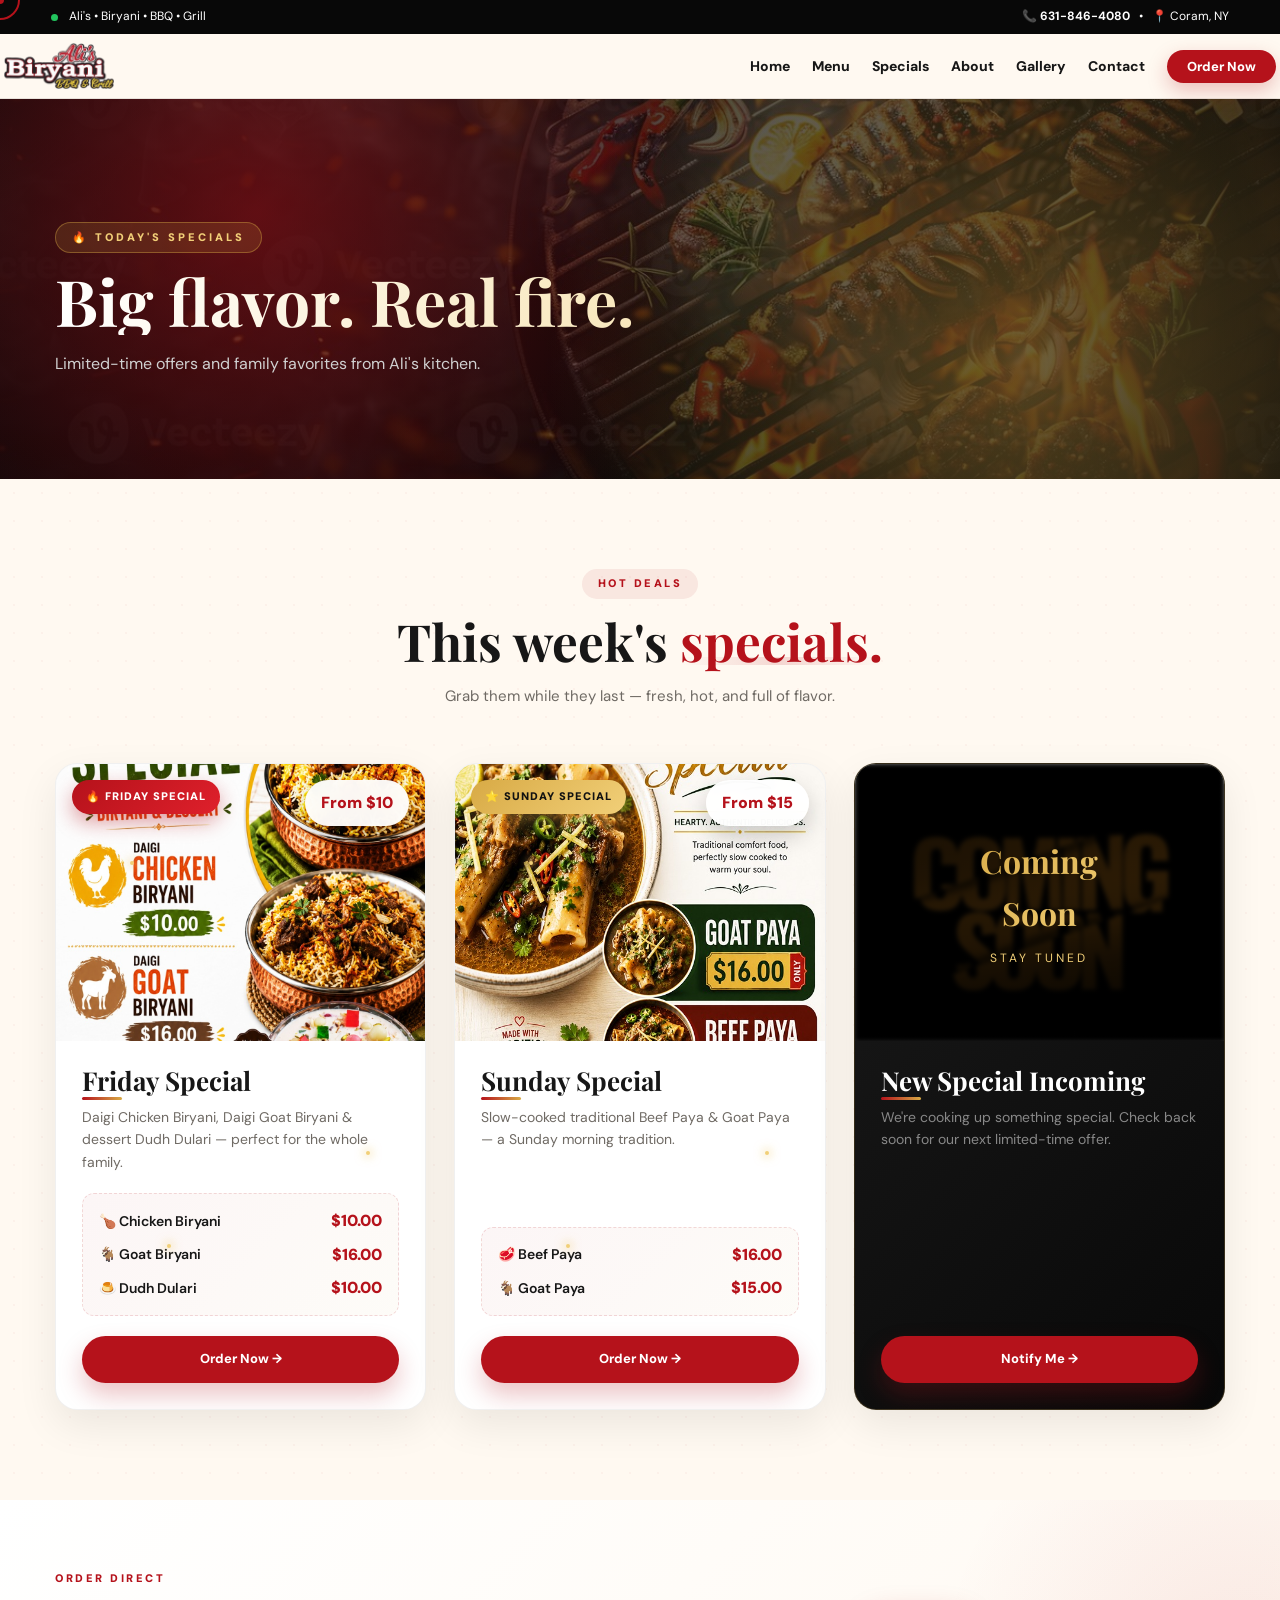
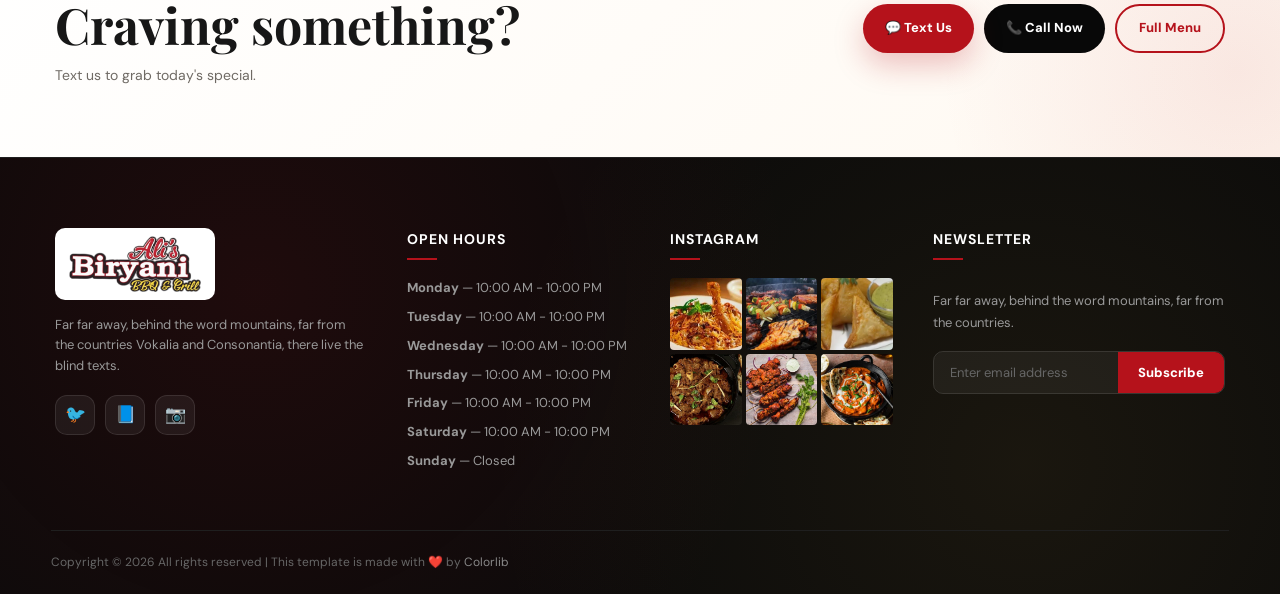
<file: SPECIALS.html>
<!DOCTYPE html>
<html lang="en">
<head>
    <meta charset="UTF-8">
    <meta name="viewport" content="width=device-width, initial-scale=1.0">
    <title>Specials | Ali's Biryani BBQ & Grill</title>
    <meta name="description" content="Today's specials at Ali's Biryani BBQ & Grill - Authentic Pakistani food in Coram, NY.">
    <link rel="stylesheet" href="style.css">
    <link href="https://fonts.googleapis.com/css2?family=DM+Sans:wght@400;500;600;700;800;900&family=Playfair+Display:wght@500;600;700;800&display=swap" rel="stylesheet">

    <style>
           /* Instagram Grid in Footer */
.footer-instagram-grid {
    display: grid;
    grid-template-columns: repeat(3, 1fr);
    gap: 4px;
    margin-top: 5px;
}

.footer-instagram-grid img {
    width: 100%;
    aspect-ratio: 1;
    object-fit: cover;
    border-radius: 4px;
    transition: transform 0.3s, opacity 0.3s;
    cursor: pointer;
}

.footer-instagram-grid img:hover {
    transform: scale(1.05);
    opacity: 0.8;
}

@media (max-width: 560px) {
    .footer-instagram-grid {
        gap: 3px;
    }
}
        /* =====================================================
           SPECIALS PAGE — ANIMATED & GRAPHIC STYLES
        ===================================================== */

        

        /* ---------- PAGE HERO ---------- */
        .page-hero {
            position: relative;
            min-height: 380px;
            display: flex;
            align-items: center;
            overflow: hidden;
            background: #080808;
        }

        .page-hero::before {
            content: "";
            position: absolute;
            inset: 0;
            background:
                linear-gradient(135deg, rgba(8,8,8,0.92) 0%, rgba(8,8,8,0.7) 50%, rgba(8,8,8,0.9) 100%),
                url('assets/flayers/landscape.jpg') center/cover no-repeat;
            z-index: 0;
            animation: heroZoom 20s ease-in-out infinite alternate;
        }

        @keyframes heroZoom {
            0%   { transform: scale(1); }
            100% { transform: scale(1.08); }
        }

        .page-hero::after {
            content: "";
            position: absolute;
            inset: 0;
            background:
                radial-gradient(circle at 20% 30%, rgba(181, 18, 27, 0.5), transparent 45%),
                radial-gradient(circle at 80% 70%, rgba(216, 170, 69, 0.35), transparent 45%);
            animation: heroGlow 10s ease-in-out infinite alternate;
            z-index: 1;
            pointer-events: none;
        }

        @keyframes heroGlow {
            0%   { opacity: 0.6; }
            100% { opacity: 1; }
        }

        .page-hero > .container {
            position: relative;
            z-index: 2;
        }

        .page-hero .kicker {
            display: inline-block;
            color: var(--gold-light);
            font-size: 11px;
            font-weight: 900;
            letter-spacing: 3px;
            text-transform: uppercase;
            margin-bottom: 14px;
            padding: 6px 16px;
            background: rgba(216, 170, 69, 0.15);
            border: 1px solid rgba(216, 170, 69, 0.4);
            border-radius: 100px;
            opacity: 0;
            animation: fadeUp 0.8s 0.2s forwards;
        }

        .page-hero h1 {
            font-family: "Playfair Display", serif;
            font-size: clamp(42px, 5vw, 64px);
            line-height: 1.05;
            margin-bottom: 16px;
            background: linear-gradient(90deg, #fff 0%, var(--gold-light) 100%);
            -webkit-background-clip: text;
            background-clip: text;
            -webkit-text-fill-color: transparent;
            opacity: 0;
            animation: fadeUp 0.8s 0.4s forwards;
        }

        .page-hero p {
            max-width: 600px;
            color: #d0d0d0;
            font-size: 16px;
            opacity: 0;
            animation: fadeUp 0.8s 0.6s forwards;
        }

        @keyframes fadeUp {
            from { opacity: 0; transform: translateY(24px); }
            to   { opacity: 1; transform: translateY(0); }
        }

        /* ---------- SECTION ---------- */
        .section {
            position: relative;
            padding: 90px 0;
            background: var(--cream);
            overflow: hidden;
        }

        /* Subtle dot pattern in background */
        .section::before {
            content: "";
            position: absolute;
            inset: 0;
            background-image: radial-gradient(circle, rgba(181,18,27,0.06) 1px, transparent 1px);
            background-size: 28px 28px;
            opacity: 0.6;
            pointer-events: none;
            z-index: 0;
        }

        .section > .container {
            position: relative;
            z-index: 1;
        }

        /* ---------- CENTER HEADING ---------- */
        .center-heading {
            text-align: center;
            max-width: 680px;
            margin: 0 auto 55px;
        }

        .center-heading .section-label {
            display: inline-block;
            padding: 6px 16px;
            background: rgba(181, 18, 27, 0.08);
            border-radius: 100px;
            color: var(--red);
            font-size: 11px;
            font-weight: 900;
            letter-spacing: 2.5px;
            margin-bottom: 14px;
        }

        .center-heading h2 {
            font-family: "Playfair Display", serif;
            font-size: clamp(34px, 4vw, 52px);
            line-height: 1.1;
            margin-bottom: 14px;
        }

        .center-heading h2 span {
            color: var(--red);
            position: relative;
            display: inline-block;
        }

        .center-heading h2 span::after {
            content: "";
            position: absolute;
            bottom: 4px;
            left: 0;
            right: 0;
            height: 8px;
            background: linear-gradient(90deg, transparent, rgba(181,18,27,0.15), transparent);
            z-index: -1;
            border-radius: 4px;
        }

        .center-heading p {
            color: var(--muted);
            font-size: 15px;
        }

        /* ---------- SPECIALS GRID ---------- */
        .specials-grid {
            display: grid;
            grid-template-columns: repeat(3, 1fr);
            gap: 28px;
            perspective: 1000px;
        }

        /* ---------- SPECIAL CARD ---------- */
        .special-card {
            position: relative;
            background: #fff;
            border-radius: 22px;
            overflow: hidden;
            box-shadow: 0 15px 40px rgba(0, 0, 0, 0.08);
            border: 1px solid rgba(0, 0, 0, 0.06);
            transition: all 0.5s cubic-bezier(0.4, 0, 0.2, 1);
            display: flex;
            flex-direction: column;
            height: 100%;
            transform-style: preserve-3d;
        }

        .special-card::before {
            content: "";
            position: absolute;
            inset: 0;
            border-radius: 22px;
            padding: 2px;
            background: linear-gradient(135deg, var(--red), var(--gold), var(--red));
            -webkit-mask:
                linear-gradient(#fff 0 0) content-box,
                linear-gradient(#fff 0 0);
            -webkit-mask-composite: xor;
            mask-composite: exclude;
            opacity: 0;
            transition: opacity 0.4s ease;
            pointer-events: none;
            z-index: 10;
        }

        .special-card:hover::before {
            opacity: 1;
        }

        .special-card:hover {
            transform: translateY(-12px) scale(1.02);
            box-shadow: 0 35px 70px rgba(0, 0, 0, 0.15);
        }

        /* Image */
        .special-image {
            position: relative;
            width: 100%;
            aspect-ratio: 4 / 3;
            overflow: hidden;
            background: #f0f0f0;
            flex-shrink: 0;
        }

        .special-image img {
            position: absolute;
            inset: 0;
            width: 100%;
            height: 100%;
            object-fit: cover;
            object-position: center;
            display: block;
            transition: transform 0.8s cubic-bezier(0.4, 0, 0.2, 1);
        }

        .special-card:hover .special-image img {
            transform: scale(1.12) rotate(2deg);
        }

        /* Gradient overlay on image */
        .special-image::after {
            content: "";
            position: absolute;
            inset: 0;
            background: linear-gradient(180deg, transparent 50%, rgba(0, 0, 0, 0.4) 100%);
            opacity: 0;
            transition: opacity 0.4s ease;
            z-index: 1;
            pointer-events: none;
        }

        .special-card:hover .special-image::after {
            opacity: 1;
        }

        /* Shine effect */
        .special-image::before {
            content: "";
            position: absolute;
            top: 0;
            left: -75%;
            width: 50%;
            height: 100%;
            background: linear-gradient(
                90deg,
                transparent,
                rgba(255, 255, 255, 0.4),
                transparent
            );
            transform: skewX(-20deg);
            transition: left 0.8s ease;
            z-index: 3;
            pointer-events: none;
        }

        .special-card:hover .special-image::before {
            left: 125%;
        }

        /* Tag (top-left) */
        .special-tag {
            position: absolute;
            top: 16px;
            left: 16px;
            background: linear-gradient(135deg, var(--red), var(--red-light));
            color: #fff;
            padding: 8px 14px;
            border-radius: 100px;
            font-size: 11px;
            font-weight: 900;
            letter-spacing: 1px;
            text-transform: uppercase;
            box-shadow: 0 8px 20px rgba(181, 18, 27, 0.4);
            z-index: 4;
            display: flex;
            align-items: center;
            gap: 6px;
            animation: tagPulse 2.5s ease-in-out infinite;
        }

        @keyframes tagPulse {
            0%, 100% { box-shadow: 0 8px 20px rgba(181, 18, 27, 0.4); }
            50%      { box-shadow: 0 8px 30px rgba(181, 18, 27, 0.7), 0 0 0 6px rgba(181, 18, 27, 0.08); }
        }

        .special-tag.gold {
            background: linear-gradient(135deg, var(--gold), var(--gold-light));
            color: #111;
            box-shadow: 0 8px 20px rgba(216, 170, 69, 0.4);
            animation: tagGoldPulse 2.5s ease-in-out infinite;
        }

        @keyframes tagGoldPulse {
            0%, 100% { box-shadow: 0 8px 20px rgba(216, 170, 69, 0.4); }
            50%      { box-shadow: 0 8px 30px rgba(216, 170, 69, 0.7), 0 0 0 6px rgba(216, 170, 69, 0.1); }
        }

        /* Price badge (top-right) */
        .special-price {
            position: absolute;
            top: 16px;
            right: 16px;
            background: rgba(255, 255, 255, 0.95);
            backdrop-filter: blur(10px);
            color: var(--red);
            padding: 10px 16px;
            border-radius: 100px;
            font-size: 16px;
            font-weight: 900;
            box-shadow: 0 10px 25px rgba(0, 0, 0, 0.2);
            z-index: 4;
            animation: badgeBounce 3s ease-in-out infinite;
        }

        @keyframes badgeBounce {
            0%, 100% { transform: translateY(0); }
            50%      { transform: translateY(-4px); }
        }

        /* Content */
        .special-content {
            padding: 24px 26px 26px;
            display: flex;
            flex-direction: column;
            flex-grow: 1;
        }

        .special-content h3 {
            font-family: "Playfair Display", serif;
            font-size: 26px;
            line-height: 1.2;
            color: var(--text);
            margin-bottom: 10px;
            position: relative;
            display: inline-block;
        }

        .special-content h3::after {
            content: "";
            position: absolute;
            bottom: -4px;
            left: 0;
            width: 40px;
            height: 3px;
            background: linear-gradient(90deg, var(--red), var(--gold));
            border-radius: 3px;
            transition: width 0.4s ease;
        }

        .special-card:hover .special-content h3::after {
            width: 70px;
        }

        .special-content p {
            color: var(--muted);
            font-size: 14px;
            line-height: 1.6;
            margin-bottom: 20px;
            flex-grow: 1;
        }

        /* Price list */
        .special-prices {
            display: flex;
            flex-direction: column;
            gap: 8px;
            margin-bottom: 20px;
            padding: 14px 16px;
            background: linear-gradient(135deg, rgba(181, 18, 27, 0.04), rgba(216, 170, 69, 0.04));
            border-radius: 12px;
            border: 1px dashed rgba(181, 18, 27, 0.15);
        }

        .special-price-row {
            display: flex;
            justify-content: space-between;
            align-items: center;
            font-size: 14px;
        }

        .special-price-row span:first-child {
            color: var(--text);
            font-weight: 600;
        }

        .special-price-row span:last-child {
            color: var(--red);
            font-weight: 900;
            font-size: 16px;
        }

        /* Order button */
        .special-btn {
            display: inline-flex;
            align-items: center;
            justify-content: center;
            gap: 8px;
            padding: 13px 24px;
            border-radius: 100px;
            background: var(--red);
            color: #fff;
            font-size: 13px;
            font-weight: 800;
            text-decoration: none;
            transition: all 0.35s cubic-bezier(0.4, 0, 0.2, 1);
            box-shadow: 0 12px 25px rgba(181, 18, 27, 0.25);
            margin-top: auto;
            position: relative;
            overflow: hidden;
        }

        .special-btn::before {
            content: "";
            position: absolute;
            top: 0;
            left: -100%;
            width: 100%;
            height: 100%;
            background: linear-gradient(90deg, transparent, rgba(255,255,255,0.3), transparent);
            transition: left 0.5s ease;
        }

        .special-btn:hover::before {
            left: 100%;
        }

        .special-btn:hover {
            background: var(--red-light);
            transform: translateY(-3px);
            box-shadow: 0 18px 35px rgba(181, 18, 27, 0.4);
        }

        /* Coming Soon card */
        .special-card.coming-soon {
            background: linear-gradient(135deg, #1a1a1a 0%, #080808 100%);
            border-color: rgba(216, 170, 69, 0.2);
        }

        .special-card.coming-soon .special-content h3 {
            color: #fff;
        }

        .special-card.coming-soon .special-content p {
            color: #888;
        }

        .special-card.coming-soon .special-image::after {
            background: linear-gradient(180deg, rgba(0,0,0,0.5) 0%, rgba(0,0,0,0.85) 100%);
            opacity: 1;
        }

        .special-card.coming-soon .special-image img {
            filter: brightness(0.6) blur(2px);
        }

        .coming-soon-badge {
            position: absolute;
            top: 50%;
            left: 50%;
            transform: translate(-50%, -50%);
            z-index: 5;
            text-align: center;
            color: #fff;
        }

        .coming-soon-badge strong {
            display: block;
            font-family: "Playfair Display", serif;
            font-size: 32px;
            background: linear-gradient(135deg, var(--gold), var(--gold-light));
            -webkit-background-clip: text;
            background-clip: text;
            -webkit-text-fill-color: transparent;
            margin-bottom: 6px;
        }

        .coming-soon-badge span {
            font-size: 12px;
            letter-spacing: 3px;
            color: var(--gold-light);
            text-transform: uppercase;
        }

        /* Floating sparkles animation */
        .sparkle {
            position: absolute;
            width: 4px;
            height: 4px;
            background: var(--gold-light);
            border-radius: 50%;
            box-shadow: 0 0 10px 2px rgba(241, 207, 120, 0.6);
            pointer-events: none;
            z-index: 5;
            animation: sparkle 3s ease-in-out infinite;
        }

        .sparkle:nth-child(1) { top: 15%; left: 20%; animation-delay: 0s; }
        .sparkle:nth-child(2) { top: 60%; right: 15%; animation-delay: 1s; }
        .sparkle:nth-child(3) { bottom: 25%; left: 30%; animation-delay: 2s; }

        @keyframes sparkle {
            0%, 100% { opacity: 0; transform: scale(0.5); }
            50%      { opacity: 1; transform: scale(1.5); }
        }

        /* ---------- RESPONSIVE ---------- */
        @media (max-width: 1000px) {
            .specials-grid {
                grid-template-columns: repeat(2, 1fr);
                gap: 22px;
            }
        }

        @media (max-width: 640px) {
            .specials-grid {
                grid-template-columns: 1fr;
            }

            .page-hero {
                min-height: 320px;
            }

            .page-hero h1 {
                font-size: 36px;
            }

            .special-content {
                padding: 20px;
            }

            .special-content h3 {
                font-size: 22px;
            }
        }
    </style>
</head>
<body>

<!-- TOP BAR -->
<div class="top-bar">
    <div class="container top-bar-inner">
        <span class="top-bar-left">
            <span class="pulse-dot"></span>
            Ali's • Biryani • BBQ • Grill
        </span>
        <span class="top-bar-right">
            <a href="tel:+16318464080">📞 631-846-4080</a>
            &nbsp; • &nbsp;
            📍 Coram, NY
        </span>
    </div>
</div>

<!-- NAVBAR -->
<header class="navbar">
    <div class="container nav-inner">
        <a href="index.html">
            <img src="assets/logo/Layer 6.png" alt="Ali's" class="logo">
        </a>
        <button class="mobile-menu-btn" id="mobileMenuBtn" aria-label="Menu">☰</button>
        <nav class="navigation" id="navigation">
            <a href="index.html">Home</a>
            <a href="MENU.html">Menu</a>
            <a href="SPECIALS.html">Specials</a>
            <a href="ABOUT.html">About</a>
            <a href="GALLERY.html">Gallery</a>
            <a href="CONTACT.html">Contact</a>
            <a href="ORDER.html" class="nav-order">Order Now</a>
        </nav>
    </div>
</header>

<!-- ================= HERO ================= -->
<section class="page-hero">
    <div class="container">
        <div class="kicker">🔥 TODAY'S SPECIALS</div>
        <h1>Big flavor. Real fire.</h1>
        <p>Limited-time offers and family favorites from Ali's kitchen.</p>
    </div>
</section>

<!-- ================= SPECIALS SECTION ================= -->
<section class="section">
    <div class="container">

        <div class="center-heading reveal">
            <span class="section-label">HOT DEALS</span>
            <h2>This week's <span>specials.</span></h2>
            <p>Grab them while they last — fresh, hot, and full of flavor.</p>
        </div>

        <div class="specials-grid">

            <!-- ================= FRIDAY SPECIAL ================= -->
            <article class="special-card reveal">
                <div class="sparkle"></div>
                <div class="sparkle"></div>
                <div class="sparkle"></div>

                <div class="special-image">
                    <img src="assets/flayers/firday special 1.jpeg" alt="Friday Special - Daigi Biryani">
                    <div class="special-tag">🔥 FRIDAY SPECIAL</div>
                    <div class="special-price">From $10</div>
                </div>

                <div class="special-content">
                    <h3>Friday Special</h3>
                    <p>Daigi Chicken Biryani, Daigi Goat Biryani &amp; dessert Dudh Dulari — perfect for the whole family.</p>

                    <div class="special-prices">
                        <div class="special-price-row">
                            <span>🍗 Chicken Biryani</span>
                            <span>$10.00</span>
                        </div>
                        <div class="special-price-row">
                            <span>🐐 Goat Biryani</span>
                            <span>$16.00</span>
                        </div>
                        <div class="special-price-row">
                            <span>🍮 Dudh Dulari</span>
                            <span>$10.00</span>
                        </div>
                    </div>

                    <a href="ORDER.html" class="special-btn">Order Now →</a>
                </div>
            </article>

            <!-- ================= SUNDAY SPECIAL ================= -->
            <article class="special-card reveal reveal-delay-1">
                <div class="sparkle"></div>
                <div class="sparkle"></div>
                <div class="sparkle"></div>

                <div class="special-image">
                    <img src="assets/flayers/sunday special.jpeg" alt="Sunday Special - Beef &amp; Goat Paya">
                    <div class="special-tag gold">⭐ SUNDAY SPECIAL</div>
                    <div class="special-price">From $15</div>
                </div>

                <div class="special-content">
                    <h3>Sunday Special</h3>
                    <p>Slow-cooked traditional Beef Paya &amp; Goat Paya — a Sunday morning tradition.</p>

                    <div class="special-prices">
                        <div class="special-price-row">
                            <span>🥩 Beef Paya</span>
                            <span>$16.00</span>
                        </div>
                        <div class="special-price-row">
                            <span>🐐 Goat Paya</span>
                            <span>$15.00</span>
                        </div>
                    </div>

                    <a href="ORDER.html" class="special-btn">Order Now →</a>
                </div>
            </article>

            <!-- ================= COMING SOON ================= -->
            <article class="special-card coming-soon reveal reveal-delay-2">
                <div class="special-image">
                    <img src="assets/flayers/coming soon.jpg" alt="Coming Soon">
                    <div class="coming-soon-badge">
                        <strong>Coming Soon</strong>
                        <span>STAY TUNED</span>
                    </div>
                </div>

                <div class="special-content">
                    <h3>New Special Incoming</h3>
                    <p>We're cooking up something special. Check back soon for our next limited-time offer.</p>

                    <a href="CONTACT.html" class="special-btn">Notify Me →</a>
                </div>
            </article>

        </div>

    </div>
</section>

<!-- ================= ORDER CTA ================= -->
<section class="contact-cta">
    <div class="container contact-cta-inner">
        <div class="reveal">
            <span class="section-label">ORDER DIRECT</span>
            <h2>Craving something?</h2>
            <p>Text us to grab today's special.</p>
        </div>
        <div class="cta-buttons reveal reveal-delay-1">
            <a class="btn btn-red" href="sms:+16318464080?body=Hi%20Ali%27s%21%20I%20want%20to%20order%20a%20special.">💬 Text Us</a>
            <a class="btn btn-dark" href="tel:+16318464080">📞 Call Now</a>
            <a class="btn btn-outline" href="MENU.html">Full Menu</a>
        </div>
    </div>
</section>

<!-- ================= FOOTER ================= -->
<!-- ================= FOOTER ================= -->
<footer>
    <div class="container footer-grid">
        <div class="footer-brand">
            <img src="assets/logo/Layer 6.png" alt="Ali's Biryani BBQ & Grill">
            <p>Far far away, behind the word mountains, far from the countries Vokalia and Consonantia, there live the blind texts.</p>
            <div class="footer-socials">
                <a href="#" aria-label="Twitter">🐦</a>
                <a href="#" aria-label="Facebook">📘</a>
                <a href="#" aria-label="Instagram">📷</a>
            </div>
        </div>

        <div>
            <h3>Open Hours</h3>
            <p><strong>Monday</strong> — 10:00 AM - 10:00 PM</p>
            <p><strong>Tuesday</strong> — 10:00 AM - 10:00 PM</p>
            <p><strong>Wednesday</strong> — 10:00 AM - 10:00 PM</p>
            <p><strong>Thursday</strong> — 10:00 AM - 10:00 PM</p>
            <p><strong>Friday</strong> — 10:00 AM - 10:00 PM</p>
            <p><strong>Saturday</strong> — 10:00 AM - 10:00 PM</p>
            <p><strong>Sunday</strong> — Closed</p>
        </div>

        <div>
            <h3>Instagram</h3>
            <div class="footer-instagram-grid">
                <img src="assets/menu/chicken-biryani.jpeg" alt="Biryani">
                <img src="assets/menu/bbq-5pcs.jpeg" alt="BBQ">
                <img src="assets/menu/chicken-samosa.jpeg" alt="Samosa">
                <img src="assets/menu/goat-karahi.jpeg" alt="Karahi">
                <img src="assets/menu/chicken-tikka.jpeg" alt="Tikka">
                <img src="assets/menu/butter-chicken.jpeg" alt="Butter Chicken">
            </div>
        </div>

        <div class="footer-newsletter">
            <h3>Newsletter</h3>
            <p>Far far away, behind the word mountains, far from the countries.</p>
            <div class="newsletter-input">
                <input type="email" placeholder="Enter email address" aria-label="Email address">
                <button type="button">Subscribe</button>
            </div>
        </div>
    </div>

    <div class="container footer-bottom">
        <span>Copyright © <span class="current-year"></span> All rights reserved | This template is made with ❤️ by <a href="#">Colorlib</a></span>
    </div>
</footer>


<script src="script.js"></script>
</body>
</html>
</file>
<file: style.css>
/* =====================================================
   ALI'S BIRYANI BBQ & GRILL
   ULTRA PREMIUM ANIMATED CSS — FULLY RESPONSIVE
   (Hero mobile compact + Featured 2 cols + Order Now fixed)
===================================================== */

@import url('https://fonts.googleapis.com/css2?family=DM+Sans:wght@400;500;600;700;800;900&family=Playfair+Display:wght@500;600;700;800;900&display=swap');

/* ================= VARIABLES ================= */
:root {
    --black: #080808;
    --black-soft: #111111;
    --red: #b5121b;
    --red-light: #df202b;
    --red-dark: #780b11;
    --gold: #d8aa45;
    --gold-light: #f1cf78;
    --cream: #fff9f1;
    --white: #ffffff;
    --text: #171717;
    --muted: #6f6a64;
    --border: rgba(0, 0, 0, .09);
    --shadow: 0 20px 60px rgba(0, 0, 0, .10);
    --radius: 20px;
}

/* ================= RESET ================= */
* {
    margin: 0;
    padding: 0;
    box-sizing: border-box;
}

html {
    scroll-behavior: smooth;
    -webkit-text-size-adjust: 100%;
}

body {
    font-family: "DM Sans", sans-serif;
    background: var(--cream);
    color: var(--text);
    line-height: 1.6;
    overflow-x: hidden;
    cursor: none;
    -webkit-font-smoothing: antialiased;
    -moz-osx-font-smoothing: grayscale;
}

@media (max-width: 900px) {
    body { cursor: auto; }
}

img { max-width: 100%; display: block; height: auto; }
a { text-decoration: none; color: inherit; }
button, input, textarea, select { font-family: inherit; }
button { cursor: pointer; }

.container {
    width: min(1180px, 92%);
    margin: auto;
    padding: 0 4px;
}

/* ================= CUSTOM CURSOR ================= */
.cursor-dot,
.cursor-ring {
    position: fixed;
    top: 0;
    left: 0;
    pointer-events: none;
    z-index: 99999;
    transform: translate(-50%, -50%);
    transition: opacity 0.3s;
}

.cursor-dot {
    width: 8px;
    height: 8px;
    background: var(--red);
    border-radius: 50%;
}

.cursor-ring {
    width: 40px;
    height: 40px;
    border: 2px solid var(--red);
    border-radius: 50%;
    transition: transform 0.15s ease-out, width 0.2s, height 0.2s, background 0.2s;
}

.cursor-ring.hover {
    width: 60px;
    height: 60px;
    background: rgba(181, 18, 27, 0.1);
}

@media (max-width: 900px) {
    .cursor-dot, .cursor-ring { display: none; }
}

/* ================= SCROLL PROGRESS BAR ================= */
.scroll-progress {
    position: fixed;
    top: 0;
    left: 0;
    height: 3px;
    width: 0;
    background: linear-gradient(90deg, var(--red), var(--gold));
    z-index: 10000;
    transition: width 0.1s;
}

/* ================= TOP BAR ================= */
.top-bar {
    background: var(--black);
    color: white;
    font-size: 12px;
}

.top-bar-inner {
    min-height: 34px;
    display: flex;
    justify-content: space-between;
    align-items: center;
    gap: 10px;
    padding: 4px 0;
}

.top-bar a { font-weight: 700; transition: color 0.3s; }
.top-bar a:hover { color: var(--gold-light); }

.pulse-dot {
    display: inline-block;
    width: 7px;
    height: 7px;
    background: #22c55e;
    border-radius: 50%;
    margin-right: 8px;
    box-shadow: 0 0 0 0 rgba(34, 197, 94, 0.7);
    animation: pulse 2s infinite;
    vertical-align: middle;
}

@keyframes pulse {
    0%   { box-shadow: 0 0 0 0 rgba(34, 197, 94, 0.7); }
    70%  { box-shadow: 0 0 0 8px rgba(34, 197, 94, 0); }
    100% { box-shadow: 0 0 0 0 rgba(34, 197, 94, 0); }
}

/* ================= NAVBAR ================= */
.navbar {
    position: sticky;
    top: 0;
    z-index: 1000;
    background: rgba(255, 249, 241, .97);
    backdrop-filter: blur(15px);
    -webkit-backdrop-filter: blur(15px);
    border-bottom: 1px solid var(--border);
    transition: box-shadow 0.3s;
    width: 100%;
}

.navbar.scrolled {
    box-shadow: 0 10px 30px rgba(0, 0, 0, 0.08);
}

.nav-inner {
    min-height: 64px;
    display: flex;
    align-items: center;
    justify-content: space-between;
    gap: 16px;
    width: 100%;
}

.logo {
    width: 110px;
    height: auto;
    object-fit: contain;
    transition: transform 0.3s;
    flex-shrink: 0;
}

.logo:hover { transform: scale(1.05); }

.navigation,
.navlinks {
    display: flex;
    align-items: center;
    gap: 22px;
    flex-wrap: nowrap;
    min-width: 0;
}

.navigation > a:not(.nav-order),
.navlinks > a:not(.nav-order) {
    font-size: 14px;
    font-weight: 800;
    position: relative;
    transition: color 0.3s;
    padding: 4px 0;
    white-space: nowrap;
    flex-shrink: 0;
}

.navigation > a:not(.nav-order)::after,
.navlinks > a:not(.nav-order)::after {
    content: "";
    position: absolute;
    left: 0;
    bottom: -2px;
    width: 0;
    height: 2px;
    background: var(--red);
    transition: .25s ease;
}

.navigation > a:hover::after,
.navigation > a.active::after,
.navlinks > a:hover::after,
.navlinks > a.active::after {
    width: 100%;
}

.nav-order {
    background: var(--red);
    color: white !important;
    padding: 10px 20px;
    border-radius: 100px;
    box-shadow: 0 8px 20px rgba(181, 18, 27, 0.25);
    transition: all 0.3s;
    font-size: 13px !important;
    font-weight: 800;
    white-space: nowrap;
    flex-shrink: 0;
    display: inline-flex;
    align-items: center;
    justify-content: center;
    line-height: 1;
}

.nav-order::after { display: none !important; }

.nav-order:hover {
    background: var(--red-light);
    transform: translateY(-2px);
    box-shadow: 0 12px 25px rgba(181, 18, 27, 0.35);
}

.mobile-menu-btn,
.menu-toggle {
    display: none;
    border: none;
    background: transparent;
    font-size: 26px;
    cursor: pointer;
    color: var(--black);
    padding: 6px;
    line-height: 1;
    flex-shrink: 0;
}

/* ================= HERO ================= */
.hero {
    position: relative;
    min-height: 680px;
    overflow: hidden;
    background: #080808;
    color: white;
}

.hero-video {
    position: absolute;
    top: 50%;
    left: 50%;
    min-width: 100%;
    min-height: 100%;
    width: auto;
    height: auto;
    transform: translate(-50%, -50%);
    object-fit: cover;
    z-index: 0;
    opacity: 0.55;
}

.hero-overlay {
    position: absolute;
    inset: 0;
    background:
        linear-gradient(90deg, rgba(0,0,0,0.85) 0%, rgba(0,0,0,0.5) 50%, rgba(0,0,0,0.7) 100%),
        radial-gradient(circle at 20% 30%, rgba(181, 18, 27, 0.4), transparent 45%),
        radial-gradient(circle at 80% 70%, rgba(216, 170, 69, 0.25), transparent 45%);
    z-index: 1;
    animation: heroGlow 12s ease-in-out infinite alternate;
}

@keyframes heroGlow {
    0%   { opacity: 0.85; }
    100% { opacity: 1; }
}

.hero-content {
    position: relative;
    z-index: 2;
    min-height: 680px;
    display: grid;
    grid-template-columns: 1fr 1fr;
    align-items: center;
    gap: 40px;
}

.small-heading {
    display: inline-flex;
    align-items: center;
    gap: 14px;
    color: var(--gold-light);
    font-size: 11px;
    font-weight: 800;
    letter-spacing: 3px;
    margin-bottom: 18px;
    opacity: 0;
    animation: fadeUp 0.8s 0.2s forwards;
}

.small-heading-line {
    display: inline-block;
    width: 30px;
    height: 1px;
    background: var(--gold-light);
    opacity: 0.6;
}

.hero h1 {
    font-family: "Playfair Display", serif;
    font-size: clamp(44px, 6vw, 78px);
    line-height: 1.03;
    max-width: 650px;
    opacity: 0;
    animation: fadeUp 0.8s 0.4s forwards;
}

.hero h1 span {
    display: block;
    color: var(--gold);
    position: relative;
}

.hero-text p {
    max-width: 590px;
    color: #d2d2d2;
    font-size: 17px;
    margin-top: 25px;
    opacity: 0;
    animation: fadeUp 0.8s 0.6s forwards;
}

@keyframes fadeUp {
    from { opacity: 0; transform: translateY(30px); }
    to { opacity: 1; transform: translateY(0); }
}

.hero-buttons {
    display: flex;
    flex-wrap: wrap;
    gap: 12px;
    margin-top: 30px;
    opacity: 0;
    animation: fadeUp 0.8s 0.8s forwards;
}

.hero-info {
    display: flex;
    flex-wrap: wrap;
    gap: 12px;
    margin-top: 42px;
    opacity: 0;
    animation: fadeUp 0.8s 1s forwards;
}

.hero-info-item {
    display: flex;
    align-items: center;
    gap: 10px;
    padding: 9px 16px;
    background: rgba(255,255,255,0.06);
    border: 1px solid rgba(255,255,255,0.1);
    border-radius: 100px;
    backdrop-filter: blur(10px);
    transition: all 0.3s ease;
    color: #ddd;
    font-size: 12px;
}

.hero-info-item:hover {
    background: rgba(181,18,27,0.2);
    border-color: var(--red);
    transform: translateY(-3px);
}

.hero-info-icon { font-size: 15px; }
.hero-info strong { color: var(--gold); }

/* ================= HERO FOOD ================= */
.hero-food {
    position: relative;
    min-height: 200px;
    display: grid;
    place-items: center;
    opacity: 0;
    animation: fadeIn 1.2s 0.6s forwards;
}

@keyframes fadeIn {
    to { opacity: 1; }
}

.food-glow {
    position: absolute;
    width: 380px;
    height: 380px;
    border-radius: 50%;
    background: radial-gradient(circle, rgba(181, 18, 27, .6), transparent 70%);
    filter: blur(30px);
    animation: glowPulse 4s ease-in-out infinite alternate;
}

@keyframes glowPulse {
    0%   { transform: scale(1); opacity: 0.7; }
    100% { transform: scale(1.15); opacity: 1; }
}

.food-circle {
    width: min(420px, 90%);
    aspect-ratio: 1;
    border-radius: 50%;
    display: grid;
    place-items: center;
    background: radial-gradient(circle, #292929 0 45%, #171717 46% 58%, #0b0b0b 59%);
    border: 8px solid #252525;
    box-shadow: 0 40px 80px rgba(0, 0, 0, .65), inset 0 0 40px rgba(255, 255, 255, .04);
    animation: rotateSlow 30s linear infinite;
    position: relative;
}

@keyframes rotateSlow {
    from { transform: rotate(0deg); }
    to { transform: rotate(360deg); }
}

.food-dish {
    position: relative;
    z-index: 2;
    width: 68%;
    aspect-ratio: 1;
    border-radius: 50%;
    display: grid;
    place-items: center;
    overflow: hidden;
    background: radial-gradient(circle at 40% 30%, #e2a641, #8b2b18 55%, #39120e);
    box-shadow: inset 0 0 50px rgba(0, 0, 0, .45), 0 20px 35px rgba(0, 0, 0, .4);
    animation: rotateSlowReverse 30s linear infinite;
}

@keyframes rotateSlowReverse {
    from { transform: rotate(0deg); }
    to { transform: rotate(-360deg); }
}

.food-dish img {
    width: 100%;
    height: 100%;
    object-fit: cover;
    border-radius: 50%;
}

.floating-card {
    position: absolute;
    z-index: 5;
    background: white;
    color: #111;
    padding: 12px 16px;
    border-radius: 14px;
    box-shadow: var(--shadow);
    animation: floatCard 4s ease-in-out infinite;
}

@keyframes floatCard {
    0%, 100% { transform: translateY(0); }
    50% { transform: translateY(-12px); }
}

.floating-card strong { display: block; font-size: 13px; }
.floating-card span { color: var(--muted); font-size: 11px; }

.card-one { top: 45px; right: 5px; animation-delay: 0s; }
.card-two { bottom: 45px; left: 5px; animation-delay: 1s; }
.card-three {
    top: 50%;
    left: -10px;
    transform: translateY(-50%);
    animation-delay: 2s;
}
.card-three strong { color: var(--gold); font-size: 15px; }

/* ================= BUTTONS ================= */
.btn {
    display: inline-flex;
    align-items: center;
    justify-content: center;
    gap: 8px;
    padding: 12px 22px;
    border-radius: 100px;
    font-size: 13px;
    font-weight: 800;
    transition: all 0.3s cubic-bezier(0.4, 0, 0.2, 1);
    cursor: pointer;
    border: none;
    position: relative;
    overflow: hidden;
    text-align: center;
}

.btn::before {
    content: "";
    position: absolute;
    top: 50%;
    left: 50%;
    width: 0;
    height: 0;
    border-radius: 50%;
    background: rgba(255,255,255,0.3);
    transform: translate(-50%, -50%);
    transition: width 0.5s, height 0.5s;
}

.btn:hover::before {
    width: 300px;
    height: 300px;
}

.btn-red {
    color: white;
    background: var(--red);
    box-shadow: 0 12px 30px rgba(181, 18, 27, .25);
    z-index: 1;
}

.btn-red:hover {
    background: var(--red-light);
    transform: translateY(-3px);
    box-shadow: 0 20px 40px rgba(181, 18, 27, .4);
}

.btn-white { background: white; color: #111; }
.btn-white:hover { transform: translateY(-3px); box-shadow: 0 15px 30px rgba(255,255,255,0.2); }

.btn-dark { background: var(--black); color: white; }
.btn-dark:hover { background: var(--red); transform: translateY(-3px); }

.btn-outline {
    background: transparent;
    color: var(--red);
    border: 2px solid var(--red);
}
.btn-outline:hover { background: var(--red); color: white; transform: translateY(-3px); }

/* ================= SECTIONS ================= */
.section { padding: 80px 0; }

.section-heading {
    display: flex;
    align-items: end;
    justify-content: space-between;
    gap: 30px;
    margin-bottom: 38px;
}

.section-label {
    display: block;
    color: var(--red);
    font-size: 11px;
    font-weight: 900;
    letter-spacing: 2.5px;
    margin-bottom: 10px;
}

.section-label.light { color: var(--gold-light); }

h2 {
    font-family: "Playfair Display", serif;
    font-size: clamp(30px, 4vw, 50px);
    line-height: 1.1;
}

h2 span { color: var(--red); }

.text-link {
    color: var(--red);
    font-size: 14px;
    font-weight: 800;
    position: relative;
    transition: all 0.3s;
    white-space: nowrap;
}

.text-link:hover { color: var(--red-light); transform: translateX(5px); }

/* ================= SCROLL REVEAL ================= */
.reveal {
    opacity: 0;
    transform: translateY(40px);
    transition: opacity 0.8s ease, transform 0.8s ease;
}

.reveal.visible {
    opacity: 1;
    transform: translateY(0);
}

.reveal-delay-1 { transition-delay: 0.1s; }
.reveal-delay-2 { transition-delay: 0.2s; }
.reveal-delay-3 { transition-delay: 0.3s; }
.reveal-delay-4 { transition-delay: 0.4s; }

/* ================= PAGE HEADER ================= */
.page-hero, .page-header {
    position: relative;
    background:
        linear-gradient(rgba(0,0,0,0.7), rgba(0,0,0,0.85)),
        url('assets/flayers/chicken biryani.jpg') center/cover no-repeat,
        #080808;
    color: white;
    padding: 100px 0 80px;
    overflow: hidden;
}

.page-hero::before, .page-header::before {
    content: "";
    position: absolute;
    inset: 0;
    background:
        radial-gradient(circle at 20% 30%, rgba(181, 18, 27, 0.4), transparent 45%),
        radial-gradient(circle at 80% 70%, rgba(216, 170, 69, 0.25), transparent 45%);
    animation: heroGlow 10s ease-in-out infinite alternate;
}

.page-hero > .container,
.page-header > .container {
    position: relative;
    z-index: 2;
}

.page-header .kicker,
.page-hero .kicker { color: var(--gold-light); }

.page-header h1, .page-hero h1 {
    font-family: "Playfair Display", serif;
    font-size: clamp(36px, 6vw, 66px);
    line-height: 1.05;
    margin-bottom: 18px;
}

.page-header p, .page-hero p {
    max-width: 650px;
    color: #d0d0d0;
    font-size: 16px;
}

/* ================= FEATURED ================= */
.featured-grid {
    display: grid;
    grid-template-columns: repeat(4, 1fr);
    gap: 20px;
    align-items: stretch;
}

.dish-card {
    background: white;
    border-radius: var(--radius);
    overflow: hidden;
    box-shadow: 0 10px 35px rgba(0, 0, 0, .07);
    border: 1px solid var(--border);
    transition: all 0.4s cubic-bezier(0.4, 0, 0.2, 1);
    position: relative;
    display: flex;
    flex-direction: column;
    height: 100%;
}

.dish-card:hover {
    transform: translateY(-10px) scale(1.02);
    box-shadow: 0 30px 70px rgba(0, 0, 0, .15);
    border-color: var(--red);
}

.dish-image {
    position: relative;
    height: 220px;
    background: #ddd;
    overflow: hidden;
    flex-shrink: 0;
}

.dish-image img {
    width: 100%;
    height: 100%;
    object-fit: cover;
    transition: transform 0.6s ease;
}

.dish-card:hover .dish-image img {
    transform: scale(1.12);
}

.dish-tag {
    position: absolute;
    top: 15px;
    left: 15px;
    background: var(--red);
    color: white;
    padding: 6px 12px;
    border-radius: 100px;
    font-size: 10px;
    font-weight: 800;
    z-index: 2;
    box-shadow: 0 4px 12px rgba(0,0,0,0.2);
    white-space: nowrap;
}

.dish-price-badge {
    position: absolute;
    top: 15px;
    right: 15px;
    background: rgba(255,255,255,0.95);
    color: var(--red);
    padding: 7px 13px;
    border-radius: 100px;
    font-size: 13px;
    font-weight: 900;
    box-shadow: 0 8px 20px rgba(0,0,0,0.2);
    z-index: 2;
    white-space: nowrap;
}

.dish-info {
    padding: 20px;
    display: flex;
    flex-direction: column;
    flex-grow: 1;
}

.dish-info h3 {
    font-family: "Playfair Display", serif;
    font-size: 21px;
    line-height: 1.2;
}

.dish-info p {
    color: var(--muted);
    font-size: 13px;
    margin: 8px 0 18px;
    flex-grow: 1;
}

.dish-bottom {
    display: flex;
    justify-content: space-between;
    align-items: center;
    margin-top: auto;
}

.dish-bottom strong { color: var(--red); font-size: 18px; }

.dish-bottom a {
    color: #111;
    font-size: 12px;
    font-weight: 800;
    transition: all 0.3s;
}

.dish-bottom a:hover { color: var(--red); transform: translateX(3px); }

/* ================= VIDEO SHOWCASE ================= */
.video-showcase {
    position: relative;
    padding: 80px 0;
    background:
        linear-gradient(rgba(8,8,8,0.85), rgba(8,8,8,0.92)),
        url('assets/flayers/bbq 5pcs.jpg') center/cover no-repeat fixed,
        #080808;
    color: #fff;
    overflow: hidden;
}

.video-showcase::before {
    content: "";
    position: absolute;
    inset: 0;
    background:
        radial-gradient(circle at 15% 20%, rgba(181, 18, 27, 0.4), transparent 40%),
        radial-gradient(circle at 85% 80%, rgba(216, 170, 69, 0.3), transparent 40%);
    animation: heroGlow 15s ease-in-out infinite alternate;
}

.video-showcase > .container { position: relative; z-index: 2; }

.video-showcase .section-heading.centered {
    text-align: center;
    display: block;
    margin-bottom: 50px;
}

.video-showcase h2 { color: #fff; }
.video-showcase h2 span { color: var(--gold); }

.video-grid {
    display: grid;
    grid-template-columns: repeat(4, 1fr);
    gap: 20px;
}

.video-card {
    position: relative;
    aspect-ratio: 3 / 4;
    border-radius: 20px;
    overflow: hidden;
    border: 1px solid rgba(255,255,255,0.1);
    background: #1a1a1a;
    transition: all 0.4s ease;
    cursor: pointer;
}

.video-card:hover {
    transform: translateY(-10px) scale(1.02);
    border-color: var(--red);
    box-shadow: 0 30px 60px rgba(181, 18, 27, 0.3);
}

.video-card video {
    width: 100%;
    height: 100%;
    object-fit: cover;
    transition: transform 0.6s;
}

.video-card:hover video { transform: scale(1.08); }

.video-overlay {
    position: absolute;
    inset: 0;
    background: linear-gradient(180deg, transparent 40%, rgba(0,0,0,0.9) 100%);
    display: flex;
    align-items: flex-end;
    padding: 22px;
    pointer-events: none;
}

.video-label {
    color: white;
    font-weight: 800;
    font-size: 14px;
    letter-spacing: 0.5px;
    text-shadow: 0 2px 10px rgba(0,0,0,0.8);
}

/* ================= ABOUT PREVIEW ================= */
.about-preview {
    position: relative;
    background:
        linear-gradient(rgba(8,8,8,0.9), rgba(8,8,8,0.95)),
        url('assets/flayers/chicken samosa.jpg') center/cover no-repeat fixed,
        #080808;
    color: white;
    padding: 90px 0;
    overflow: hidden;
}

.about-preview::before {
    content: "";
    position: absolute;
    inset: 0;
    background:
        radial-gradient(circle at 30% 40%, rgba(181, 18, 27, 0.3), transparent 50%),
        radial-gradient(circle at 70% 60%, rgba(216, 170, 69, 0.2), transparent 50%);
    animation: heroGlow 20s ease-in-out infinite alternate;
}

.about-preview > .container { position: relative; z-index: 2; }

.about-grid {
    display: grid;
    grid-template-columns: 1fr 1fr;
    gap: 60px;
    align-items: center;
}

.about-visual {
    position: relative;
    min-height: 440px;
    border-radius: 28px;
    overflow: hidden;
    display: grid;
    place-items: center;
    border: 1px solid rgba(255,255,255,0.15);
    box-shadow: 0 30px 70px rgba(0,0,0,0.5);
}

.about-visual-img {
    position: absolute;
    inset: 0;
    width: 100%;
    height: 100%;
    object-fit: cover;
    z-index: 1;
}

.about-visual-overlay {
    position: absolute;
    inset: 0;
    z-index: 2;
    background:
        radial-gradient(circle at 50% 50%, rgba(181, 18, 27, 0.4), transparent 60%),
        linear-gradient(135deg, rgba(0,0,0,0.5), rgba(0,0,0,0.75));
}

.about-box {
    position: relative;
    z-index: 3;
    text-align: center;
    padding: 45px;
    border: 1px solid rgba(216, 170, 69, .5);
    border-radius: 20px;
    background: rgba(0,0,0,0.3);
    backdrop-filter: blur(10px);
}

.about-box span { display: block; color: var(--gold); letter-spacing: 5px; font-size: 12px; }
.about-box strong {
    display: block;
    font-family: "Playfair Display", serif;
    font-size: 48px;
    color: #fff;
}
.about-box small { color: var(--gold-light); letter-spacing: 4px; font-size: 10px; }

.about-text p { color: #ccc; margin: 18px 0; font-size: 15px; }

.about-points { display: grid; gap: 12px; margin: 25px 0 30px; }
.about-points div { color: #eee; font-weight: 600; font-size: 14px; }
.about-points span { color: var(--gold); margin-right: 10px; font-weight: 800; }

/* ================= CATEGORIES ================= */
.center-heading {
    text-align: center;
    max-width: 650px;
    margin: 0 auto 45px;
}

.center-heading p { color: var(--muted); margin-top: 15px; font-size: 14px; }

.category-grid {
    display: grid;
    grid-template-columns: repeat(6, 1fr);
    gap: 14px;
}

.category-card {
    background: white;
    border: 1px solid var(--border);
    border-radius: 18px;
    padding: 24px 12px;
    text-align: center;
    transition: all 0.35s cubic-bezier(0.4, 0, 0.2, 1);
    position: relative;
    overflow: hidden;
}

.category-card::before {
    content: "";
    position: absolute;
    inset: 0;
    background: linear-gradient(135deg, var(--red), var(--red-dark));
    transform: translateY(100%);
    transition: transform 0.4s ease;
    z-index: 0;
}

.category-card:hover::before { transform: translateY(0); }

.category-card > * { position: relative; z-index: 1; transition: color 0.3s; }

.category-card:hover {
    color: white;
    transform: translateY(-8px);
    box-shadow: 0 20px 40px rgba(181, 18, 27, 0.3);
}

.category-icon {
    font-size: 36px;
    margin-bottom: 10px;
    transition: transform 0.4s ease;
    display: block;
}

.category-card:hover .category-icon {
    transform: scale(1.2) rotate(-8deg);
}

.category-card h3 {
    font-size: 14px;
    margin-bottom: 3px;
}

.category-card span { color: var(--muted); font-size: 11px; }
.category-card:hover span { color: #ffe0e0; }

/* ================= SPECIAL BANNER ================= */
.special-banner {
    position: relative;
    background:
        linear-gradient(rgba(17,17,17,0.85), rgba(17,17,17,0.95)),
        url('assets/flayers/bbq 5pcs.jpg') center/cover no-repeat,
        #111;
    color: white;
    padding: 80px 0;
    overflow: hidden;
}

.special-banner::before {
    content: "";
    position: absolute;
    inset: 0;
    background:
        radial-gradient(circle at 75% 30%, rgba(216, 170, 69, 0.3), transparent 40%),
        radial-gradient(circle at 20% 80%, rgba(181, 18, 27, 0.4), transparent 45%);
    animation: heroGlow 12s ease-in-out infinite alternate;
}

.special-banner::after {
    content: "";
    position: absolute;
    top: 0;
    left: -100%;
    width: 100%;
    height: 100%;
    background: linear-gradient(90deg, transparent, rgba(216, 170, 69, 0.12), transparent);
    animation: shine 7s ease-in-out infinite;
    pointer-events: none;
}

@keyframes shine {
    0% { left: -100%; }
    50% { left: 100%; }
    100% { left: 100%; }
}

.special-banner > .container { position: relative; z-index: 2; }

.special-inner {
    display: flex;
    align-items: center;
    justify-content: space-between;
    gap: 30px;
}

.special-inner h2 { max-width: 600px; }
.special-inner p { color: #ccc; margin-top: 10px; font-size: 14px; }

/* ================= CONTACT CTA ================= */
.contact-cta {
    position: relative;
    padding: 70px 0;
    background: linear-gradient(135deg, #fff 0%, var(--cream) 100%);
    overflow: hidden;
}

.contact-cta::before {
    content: "";
    position: absolute;
    top: -50%;
    right: -20%;
    width: 600px;
    height: 600px;
    background: radial-gradient(circle, rgba(181, 18, 27, 0.08), transparent 70%);
    border-radius: 50%;
    animation: floatBg 20s ease-in-out infinite alternate;
    pointer-events: none;
}

@keyframes floatBg {
    0%, 100% { transform: translate(0, 0); }
    50% { transform: translate(-30px, 30px); }
}

.contact-cta > .container { position: relative; z-index: 2; }

.contact-cta-inner {
    display: flex;
    align-items: center;
    justify-content: space-between;
    gap: 30px;
}

.contact-cta p { color: var(--muted); margin-top: 12px; font-size: 14px; }
.cta-buttons { display: flex; flex-wrap: wrap; gap: 10px; }

/* ================= MARQUEE ================= */
.marquee {
    background: var(--red);
    color: white;
    padding: 16px 0;
    overflow: hidden;
    position: relative;
    border-top: 3px solid var(--red-dark);
    border-bottom: 3px solid var(--red-dark);
    width: 100%;
    display: block;
}

.marquee-track {
    display: flex;
    flex-wrap: nowrap;
    align-items: center;
    gap: 0;
    animation: marqueeScroll 25s linear infinite;
    white-space: nowrap;
    width: max-content;
    will-change: transform;
}

.marquee-item {
    font-family: "Playfair Display", serif;
    font-size: 22px;
    font-weight: 700;
    display: inline-block;
    white-space: nowrap;
    flex-shrink: 0;
    padding: 0 30px;
    color: white;
    line-height: 1;
    vertical-align: middle;
}

.marquee-item::after {
    content: "★";
    color: var(--gold);
    font-size: 16px;
    margin-left: 30px;
}

@keyframes marqueeScroll {
    from { transform: translateX(0); }
    to { transform: translateX(-50%); }
}

/* ================= MENU PAGE ================= */
.pills {
    display: flex;
    flex-wrap: wrap;
    justify-content: center;
    gap: 8px;
    margin-bottom: 40px;
}

.pill {
    border: 1px solid #ddd;
    background: white;
    color: #222;
    padding: 9px 16px;
    border-radius: 100px;
    font-size: 12px;
    font-weight: 800;
    transition: all 0.25s;
}

.pill:hover, .pill.active {
    background: var(--red);
    border-color: var(--red);
    color: white;
    transform: translateY(-2px);
    box-shadow: 0 10px 20px rgba(181, 18, 27, 0.25);
}

.menu-grid {
    display: grid;
    grid-template-columns: repeat(4, 1fr);
    gap: 20px;
    align-items: stretch;
}

.menu-item {
    display: flex;
    flex-direction: column;
    background: #fff;
    border: 1px solid rgba(0, 0, 0, 0.09);
    border-radius: 16px;
    box-shadow: 0 8px 25px rgba(0, 0, 0, 0.05);
    overflow: hidden;
    padding: 0;
    height: 100%;
    position: relative;
    transition: all 0.35s cubic-bezier(0.4, 0, 0.2, 1);
}

.menu-item::before {
    content: "";
    position: absolute;
    top: 0;
    left: 0;
    width: 4px;
    height: 0;
    background: var(--red);
    transition: height 0.4s ease;
    z-index: 3;
}

.menu-item:hover::before {
    height: 100%;
}

.menu-item:hover {
    transform: translateY(-6px);
    box-shadow: 0 20px 45px rgba(0, 0, 0, 0.12);
    border-color: var(--red);
}

.menu-item-image {
    width: 100%;
    aspect-ratio: 4 / 3;
    overflow: hidden;
    background: #f0f0f0;
    flex-shrink: 0;
    position: relative;
}

.menu-item-image img {
    position: absolute;
    inset: 0;
    width: 100%;
    height: 100%;
    object-fit: cover;
    object-position: center;
    display: block;
    transition: transform 0.5s ease;
}

.menu-item:hover .menu-item-image img {
    transform: scale(1.08);
}

.menu-item h3 {
    padding: 14px 14px 6px;
    margin: 0;
    font-family: "Playfair Display", serif;
    font-size: 17px;
    line-height: 1.25;
    color: var(--text);
}

.menu-item .meta {
    padding: 10px 14px;
    margin-top: auto;
    border-top: 1px dashed rgba(0, 0, 0, 0.09);
    display: flex;
    justify-content: space-between;
    align-items: center;
}

.menu-item .meta small {
    color: var(--muted);
    font-size: 10px;
    font-weight: 600;
}

.menu-item .meta .price {
    color: var(--red);
    font-weight: 900;
    font-size: 15px;
}

/* ================= CONTACT PAGE ================= */
.contact-grid {
    display: grid;
    grid-template-columns: 1fr 1fr;
    gap: 30px;
}

.contact-card {
    background: white;
    border: 1px solid var(--border);
    border-radius: 20px;
    padding: 30px;
    box-shadow: 0 10px 35px rgba(0, 0, 0, .06);
    transition: all 0.3s;
}

.contact-card:hover {
    box-shadow: 0 20px 50px rgba(0, 0, 0, .1);
}

.contact-card h3 {
    font-family: "Playfair Display", serif;
    font-size: 24px;
    margin-bottom: 15px;
}

.contact-card p { color: var(--muted); margin-bottom: 10px; font-size: 14px; }
.contact-card a { color: var(--red); font-weight: 800; }
.contact-card a:hover { color: var(--red-light); }

.contact-card .info {
    display: flex;
    gap: 15px;
    padding: 18px 0;
    border-bottom: 1px solid var(--border);
}

.contact-card .info:last-child { border-bottom: none; }

.contact-card .info .icon {
    width: 42px;
    height: 42px;
    background: rgba(181, 18, 27, 0.1);
    border-radius: 12px;
    display: grid;
    place-items: center;
    font-size: 20px;
    flex-shrink: 0;
}

.contact-card .info b { color: var(--text); }

.notice {
    background: rgba(181, 18, 27, 0.06);
    border-left: 4px solid var(--red);
    padding: 16px 20px;
    border-radius: 12px;
    margin-top: 20px;
    color: var(--muted);
    font-size: 13px;
}

.map-wrapper, .map {
    width: 100%;
    min-height: 400px;
    overflow: hidden;
    border-radius: 20px;
    border: 1px solid var(--border);
    box-shadow: 0 10px 35px rgba(0, 0, 0, .07);
}

.map-wrapper iframe, .map iframe {
    width: 100%;
    min-height: 400px;
    border: 0;
    display: block;
}

/* ================= ORDER FORM ================= */
.order-form {
    max-width: 800px;
    margin: auto;
    background: white;
    padding: 35px;
    border-radius: 22px;
    box-shadow: 0 15px 50px rgba(0, 0, 0, .08);
    border: 1px solid var(--border);
}

.form-group {
    margin-bottom: 20px;
}

.form-group label {
    display: block;
    font-size: 13px;
    font-weight: 800;
    margin-bottom: 8px;
}

.form-group input,
.form-group textarea,
.form-group select {
    width: 100%;
    padding: 13px 15px;
    border: 1px solid #ddd;
    border-radius: 10px;
    outline: none;
    background: #fff;
    color: #111;
    font-size: 14px;
    transition: .2s;
}

.form-group textarea {
    min-height: 130px;
    resize: vertical;
}

.form-group input:focus,
.form-group textarea:focus,
.form-group select:focus {
    border-color: var(--red);
    box-shadow: 0 0 0 3px rgba(181, 18, 27, .08);
}

/* ================= GALLERY ================= */
.gallery-grid {
    display: grid;
    grid-template-columns: repeat(3, 1fr);
    gap: 18px;
}

.gallery-item {
    height: 260px;
    overflow: hidden;
    border-radius: 18px;
    background: #ddd;
    position: relative;
    cursor: pointer;
    transition: all 0.4s;
}

.gallery-item::after {
    content: "";
    position: absolute;
    inset: 0;
    background: linear-gradient(180deg, transparent 60%, rgba(0,0,0,0.7));
    opacity: 0;
    transition: opacity 0.4s;
}

.gallery-item:hover::after { opacity: 1; }

.gallery-item img {
    width: 100%;
    height: 100%;
    object-fit: cover;
    transition: transform 0.5s;
}

.gallery-item:hover img { transform: scale(1.12); }
.gallery-item:hover { box-shadow: 0 25px 60px rgba(0,0,0,0.3); transform: translateY(-5px); }

/* ================= FOOTER ================= */
footer {
    position: relative;
    background: #0a0a0a;
    color: #fff;
    padding: 70px 0 0;
    overflow: hidden;
    border-top: 1px solid #1f1f1f;
}

footer::before {
    content: "";
    position: absolute;
    inset: 0;
    background:
        radial-gradient(circle at 20% 30%, rgba(181, 18, 27, 0.12), transparent 50%),
        radial-gradient(circle at 80% 70%, rgba(216, 170, 69, 0.08), transparent 50%);
    z-index: 0;
    pointer-events: none;
}

footer > .container { position: relative; z-index: 1; }

.footer-grid {
    display: grid;
    grid-template-columns: 1.4fr 1fr 1fr 1.2fr;
    gap: 40px;
    padding-bottom: 50px;
}

.footer-brand img {
    width: 160px;
    background: white;
    padding: 8px 14px;
    border-radius: 10px;
    margin-bottom: 15px;
}

.footer-brand p {
    color: #999;
    font-size: 13px;
    margin-bottom: 15px;
    line-height: 1.7;
}

.footer-grid h3 {
    font-family: "DM Sans", sans-serif;
    font-size: 14px;
    margin-bottom: 18px;
    color: #fff;
    text-transform: uppercase;
    letter-spacing: 1px;
    position: relative;
    padding-bottom: 10px;
}

.footer-grid h3::after {
    content: "";
    position: absolute;
    bottom: 0;
    left: 0;
    width: 30px;
    height: 2px;
    background: var(--red);
}

.footer-grid p { color: #999; font-size: 13px; margin-bottom: 8px; line-height: 1.6; }

.footer-grid > div:not(.footer-brand) a {
    display: block;
    color: #999;
    font-size: 13px;
    margin-bottom: 8px;
    transition: all 0.3s;
    text-decoration: none;
}

.footer-grid > div:not(.footer-brand) a:hover {
    color: #fff;
    transform: translateX(4px);
}

.footer-grid a:hover { color: white !important; }

.footer-socials {
    display: flex;
    gap: 10px;
    margin-top: 18px;
}

.footer-socials a {
    width: 40px;
    height: 40px;
    display: grid;
    place-items: center;
    background: rgba(255,255,255,0.06);
    border: 1px solid rgba(255,255,255,0.1);
    border-radius: 12px;
    font-size: 17px;
    transition: all 0.3s;
    color: #fff !important;
    margin-bottom: 0 !important;
}

.footer-socials a:hover {
    background: var(--red);
    border-color: var(--red);
    transform: translateY(-3px);
}

.footer-newsletter {
    display: flex;
    flex-direction: column;
    gap: 12px;
}

.footer-newsletter p {
    color: #999;
    font-size: 13px;
    line-height: 1.7;
    margin-bottom: 5px;
}

.newsletter-input {
    display: flex;
    gap: 0;
    border-radius: 10px;
    overflow: hidden;
    border: 1px solid rgba(255,255,255,0.15);
}

.newsletter-input input {
    flex: 1;
    padding: 12px 16px;
    background: rgba(255,255,255,0.05);
    border: none;
    color: #fff;
    font-size: 13px;
    outline: none;
    min-width: 0;
}

.newsletter-input input::placeholder {
    color: #666;
}

.newsletter-input button {
    padding: 12px 20px;
    background: var(--red);
    color: #fff;
    border: none;
    font-size: 13px;
    font-weight: 800;
    cursor: pointer;
    transition: background 0.3s;
    white-space: nowrap;
}

.newsletter-input button:hover {
    background: var(--red-light);
}

.footer-bottom {
    border-top: 1px solid #1f1f1f;
    padding: 22px 0;
    color: #666;
    font-size: 12px;
    display: flex;
    flex-wrap: wrap;
    justify-content: space-between;
    align-items: center;
    gap: 10px;
}

.footer-bottom a {
    color: #888;
    transition: color 0.3s;
}

.footer-bottom a:hover {
    color: var(--gold);
}

/* ================= BACK TO TOP ================= */
.back-to-top {
    position: fixed;
    bottom: 25px;
    right: 25px;
    width: 46px;
    height: 46px;
    background: var(--red);
    color: white;
    border-radius: 50%;
    display: grid;
    place-items: center;
    cursor: pointer;
    z-index: 999;
    opacity: 0;
    visibility: hidden;
    transition: all 0.3s;
    box-shadow: 0 12px 30px rgba(181, 18, 27, 0.4);
    border: none;
    font-size: 18px;
}

.back-to-top.visible {
    opacity: 1;
    visibility: visible;
}

.back-to-top:hover {
    background: var(--red-light);
    transform: translateY(-5px);
}

/* ============================================================
   RESPONSIVE — LARGE LAPTOP (1100px & below)
============================================================ */
@media (max-width: 1100px) {
    .menu-grid {
        grid-template-columns: repeat(3, 1fr);
        gap: 18px;
    }

    .mobile-menu-btn,
    .menu-toggle {
        display: block;
    }

    .navigation,
    .navlinks {
        position: absolute;
        top: 64px;
        left: 0;
        right: 0;
        width: 100%;
        background: var(--cream);
        padding: 20px 25px;
        display: none;
        flex-direction: column;
        align-items: flex-start;
        gap: 6px;
        border-bottom: 1px solid var(--border);
        box-shadow: 0 15px 30px rgba(0, 0, 0, .08);
        max-height: calc(100vh - 64px);
        overflow-y: auto;
    }

    .navigation.open,
    .navlinks.open {
        display: flex;
    }

    .navigation > a,
    .navlinks > a {
        width: 100%;
        font-size: 15px;
        padding: 10px 0;
        border-bottom: 1px solid rgba(0,0,0,0.05);
    }

    .navigation > a:last-child,
    .navlinks > a:last-child {
        border-bottom: none;
    }

    .navigation > a::after,
    .navlinks > a::after {
        display: none !important;
    }

    .nav-order {
        width: 100% !important;
        text-align: center;
        padding: 13px 22px;
        margin-top: 8px;
        font-size: 14px !important;
    }
}

/* ============================================================
   RESPONSIVE — TABLET (1000px & below)
============================================================ */
@media (max-width: 1000px) {
    .category-grid { grid-template-columns: repeat(3, 1fr); }
    .footer-grid { grid-template-columns: repeat(2, 1fr); gap: 35px; }
    .gallery-grid { grid-template-columns: repeat(2, 1fr); }
    .specials-grid { grid-template-columns: repeat(2, 1fr); }

    /* FEATURED — 2 columns */
    .featured-grid {
        grid-template-columns: repeat(2, 1fr);
        gap: 18px;
    }

    /* VIDEO — 2 columns */
    .video-grid {
        grid-template-columns: repeat(2, 1fr);
        gap: 18px;
    }

    .dish-image {
        height: 200px;
    }
}

/* ============================================================
   RESPONSIVE — MOBILE (800px & below)
============================================================ */
@media (max-width: 800px) {
    .top-bar { font-size: 11px; }
    .top-bar-inner { min-height: 30px; }

    .nav-inner { min-height: 60px; }
    .logo { width: 95px; }

    .navigation,
    .navlinks { top: 60px; }

    /* ===== HERO — MOBILE COMPACT ===== */
    .hero {
        min-height: auto !important;
    }

    .hero-content {
        grid-template-columns: 1fr;
        min-height: auto !important;
        padding: 45px 0 50px;
        gap: 25px;
    }

    .hero-text {
        text-align: left;
    }

    .hero h1 {
        font-size: clamp(34px, 9vw, 46px);
        line-height: 1.05;
    }

    .hero-text p {
        font-size: 14px;
        margin-top: 16px;
    }

    .hero-buttons {
        margin-top: 20px;
        gap: 10px;
    }

    .hero-info {
        gap: 8px;
        margin-top: 20px;
    }

    .hero-info-item {
        padding: 8px 14px;
        font-size: 11px;
    }

    /* Hero Food — chhota */
    .hero-food {
        min-height: 240px;
        margin-top: 10px;
    }

    .food-circle {
        width: 220px;
    }

    .food-glow {
        width: 240px;
        height: 240px;
    }

    .floating-card {
        font-size: 10px;
        padding: 8px 12px;
    }

    .floating-card strong { font-size: 11px; }
    .floating-card span { font-size: 9px; }

    .card-one { top: 15px; right: 0; }
    .card-two { bottom: 15px; left: 0; }
    .card-three { display: none; }

    /* ===== SECTIONS ===== */
    .section { padding: 55px 0; }
    .section-heading { display: block; margin-bottom: 28px; }
    .text-link { display: inline-block; margin-top: 12px; }

    /* FEATURED — 2 columns */
    .featured-grid {
        grid-template-columns: repeat(2, 1fr);
        gap: 14px;
    }

    .dish-image {
        height: 160px;
    }

    .dish-info {
        padding: 14px;
    }

    .dish-info h3 {
        font-size: 16px;
    }

    .dish-info p {
        font-size: 12px;
        margin: 6px 0 12px;
        line-height: 1.5;
        display: -webkit-box;
        -webkit-line-clamp: 2;
        -webkit-box-orient: vertical;
        overflow: hidden;
    }

    .dish-bottom strong { font-size: 15px; }
    .dish-bottom a { font-size: 11px; }

    .dish-tag {
        font-size: 9px;
        padding: 5px 10px;
        top: 10px;
        left: 10px;
    }

    .dish-price-badge {
        font-size: 11px;
        padding: 6px 10px;
        top: 10px;
        right: 10px;
    }

    .about-grid { grid-template-columns: 1fr; gap: 40px; }
    .category-grid { grid-template-columns: repeat(3, 1fr); }
    .special-inner, .contact-cta-inner { flex-direction: column; align-items: flex-start; }
    .contact-grid { grid-template-columns: 1fr; }

    .menu-grid {
        grid-template-columns: repeat(2, 1fr);
        gap: 14px;
    }

    .gallery-grid { grid-template-columns: repeat(2, 1fr); }

    /* VIDEO — 2 columns */
    .video-grid {
        grid-template-columns: repeat(2, 1fr);
        gap: 14px;
    }

    .video-card {
        aspect-ratio: 3 / 4;
        border-radius: 16px;
    }

    .video-overlay { padding: 16px; }
    .video-label { font-size: 12px; }

    .footer-grid {
        grid-template-columns: 1fr 1fr;
        gap: 30px;
    }

    .page-hero, .page-header { padding: 70px 0 60px; }

    .contact-card { padding: 25px 20px; }
    .map-wrapper, .map { min-height: 320px; }
    .map-wrapper iframe, .map iframe { min-height: 320px; }
}

/* ============================================================
   RESPONSIVE — SMALL MOBILE (560px & below)
============================================================ */
@media (max-width: 560px) {
    .top-bar-inner {
        flex-direction: column;
        gap: 2px;
        text-align: center;
        padding: 6px 0;
    }

    .top-bar-left, .top-bar-right { font-size: 10px; }

    .nav-inner { min-height: 56px; }
    .logo { width: 85px; }
    .navigation, .navlinks { top: 56px; }

    .navigation > a,
    .navlinks > a {
        font-size: 14px;
        padding: 9px 0;
    }

    .nav-order {
        padding: 12px 20px;
        font-size: 13px !important;
    }

    /* ===== HERO — VERY COMPACT ===== */
    .hero-content {
        padding: 30px 0 35px;
        gap: 18px;
    }

    .hero h1 { font-size: 30px; }
    .hero-text p { font-size: 13px; margin-top: 12px; }

    .hero-buttons { margin-top: 16px; gap: 8px; }
    .btn { padding: 10px 18px; font-size: 12px; }

    .hero-info { margin-top: 16px; gap: 6px; }
    .hero-info-item { padding: 7px 12px; font-size: 10px; }

    /* Hero Food — chhota */
    .hero-food { min-height: 200px; }
    .food-circle { width: 180px; }
    .food-glow { width: 200px; height: 200px; }

    .floating-card { font-size: 9px; padding: 7px 10px; }
    .floating-card strong { font-size: 10px; }
    .floating-card span { font-size: 8px; }

    .card-one { top: 10px; right: 0; }
    .card-two { display: none; }  /* Mobile par 2nd card hide */

    /* ===== SECTIONS ===== */
    .section { padding: 45px 0; }
    h2 { font-size: 26px; }

    /* FEATURED — 2 columns compact */
    .featured-grid {
        grid-template-columns: repeat(2, 1fr);
        gap: 10px;
    }

    .dish-card { border-radius: 14px; }
    .dish-image { height: 130px; }
    .dish-info { padding: 10px; }

    .dish-info h3 {
        font-size: 14px;
        line-height: 1.2;
    }

    .dish-info p {
        font-size: 11px;
        margin: 5px 0 10px;
        line-height: 1.4;
    }

    .dish-bottom {
        flex-direction: column;
        align-items: flex-start;
        gap: 3px;
    }

    .dish-bottom strong { font-size: 13px; }
    .dish-bottom a { font-size: 10px; }

    .dish-tag { font-size: 8px; padding: 4px 8px; top: 8px; left: 8px; }
    .dish-price-badge { font-size: 10px; padding: 5px 9px; top: 8px; right: 8px; }

    .category-grid { grid-template-columns: repeat(2, 1fr); gap: 10px; }
    .category-card { padding: 18px 10px; }
    .category-icon { font-size: 30px; }
    .category-card h3 { font-size: 13px; }

    .menu-grid {
        grid-template-columns: repeat(2, 1fr);
        gap: 10px;
    }

    .menu-item h3 {
        font-size: 14px;
        padding: 10px 10px 4px;
    }

    .menu-item .meta {
        padding: 8px 10px;
        flex-direction: column;
        align-items: flex-start;
        gap: 2px;
    }

    .menu-item .meta small { font-size: 9px; }
    .menu-item .meta .price { font-size: 13px; }

    .pills { justify-content: flex-start; gap: 6px; }
    .pill { font-size: 11px; padding: 8px 12px; }

    .gallery-grid { grid-template-columns: repeat(2, 1fr); gap: 10px; }
    .gallery-item { height: 150px; border-radius: 12px; }

    /* VIDEO — 2 columns compact */
    .video-grid {
        grid-template-columns: repeat(2, 1fr);
        gap: 10px;
    }

    .video-card {
        aspect-ratio: 3 / 4;
        border-radius: 12px;
    }

    .video-overlay { padding: 10px; }
    .video-label { font-size: 11px; }

    .specials-grid { grid-template-columns: 1fr; }

    .about-visual { min-height: 300px; }
    .about-box { padding: 30px; }
    .about-box strong { font-size: 36px; }

    .special-inner h2 { font-size: 24px; }
    .special-inner p { font-size: 13px; }

    .contact-cta h2 { font-size: 24px; }
    .cta-buttons { width: 100%; }
    .cta-buttons .btn { flex: 1; min-width: 120px; }

    .marquee-item { font-size: 16px; padding: 0 20px; }
    .marquee-item::after { font-size: 13px; margin-left: 20px; }

    .page-hero, .page-header { padding: 50px 0 40px; }
    .page-hero h1, .page-header h1 { font-size: 30px; }
    .page-hero p, .page-header p { font-size: 14px; }

    .contact-card { padding: 20px 16px; border-radius: 16px; }
    .contact-card h3 { font-size: 20px; }
    .contact-card .info .icon { width: 36px; height: 36px; font-size: 16px; }

    .order-form { padding: 22px 18px; border-radius: 16px; }
    .form-group label { font-size: 12px; }
    .form-group input, .form-group textarea, .form-group select { padding: 11px 14px; font-size: 13px; }

    .footer-grid {
        grid-template-columns: 1fr;
        gap: 25px;
        padding-bottom: 35px;
    }

    .footer-bottom {
        flex-direction: column;
        gap: 6px;
        text-align: center;
        padding: 18px 0;
    }

    .back-to-top { bottom: 18px; right: 18px; width: 40px; height: 40px; font-size: 16px; }

    .newsletter-input {
        flex-direction: column;
        border-radius: 10px;
        border: none;
        gap: 8px;
    }

    .newsletter-input input {
        border: 1px solid rgba(255,255,255,0.15);
        border-radius: 10px;
    }

    .newsletter-input button {
        border-radius: 10px;
        width: 100%;
    }
}

/* ============================================================
   RESPONSIVE — EXTRA SMALL (380px & below)
============================================================ */
@media (max-width: 380px) {
    .hero h1 { font-size: 26px; }
    .hero-text p { font-size: 12px; }

    .hero-content { padding: 25px 0 30px; }
    .hero-food { min-height: 170px; }
    .food-circle { width: 150px; }

    .featured-grid {
        grid-template-columns: repeat(2, 1fr);
        gap: 8px;
    }

    .dish-image { height: 110px; }
    .dish-info { padding: 8px; }
    .dish-info h3 { font-size: 12px; }
    .dish-info p { font-size: 10px; }

    .video-grid { gap: 8px; }
    .video-label { font-size: 10px; }

    .menu-grid { gap: 8px; }
    .menu-item h3 { font-size: 12px; padding: 8px 8px 3px; }
    .menu-item .meta .price { font-size: 12px; }

    .category-grid { grid-template-columns: repeat(2, 1fr); gap: 8px; }
}

/* ================= REDUCED MOTION ================= */
@media (prefers-reduced-motion: reduce) {
    *, *::before, *::after {
        animation-duration: 0.01ms !important;
        animation-iteration-count: 1 !important;
        transition-duration: 0.01ms !important;
    }
}
</file>
